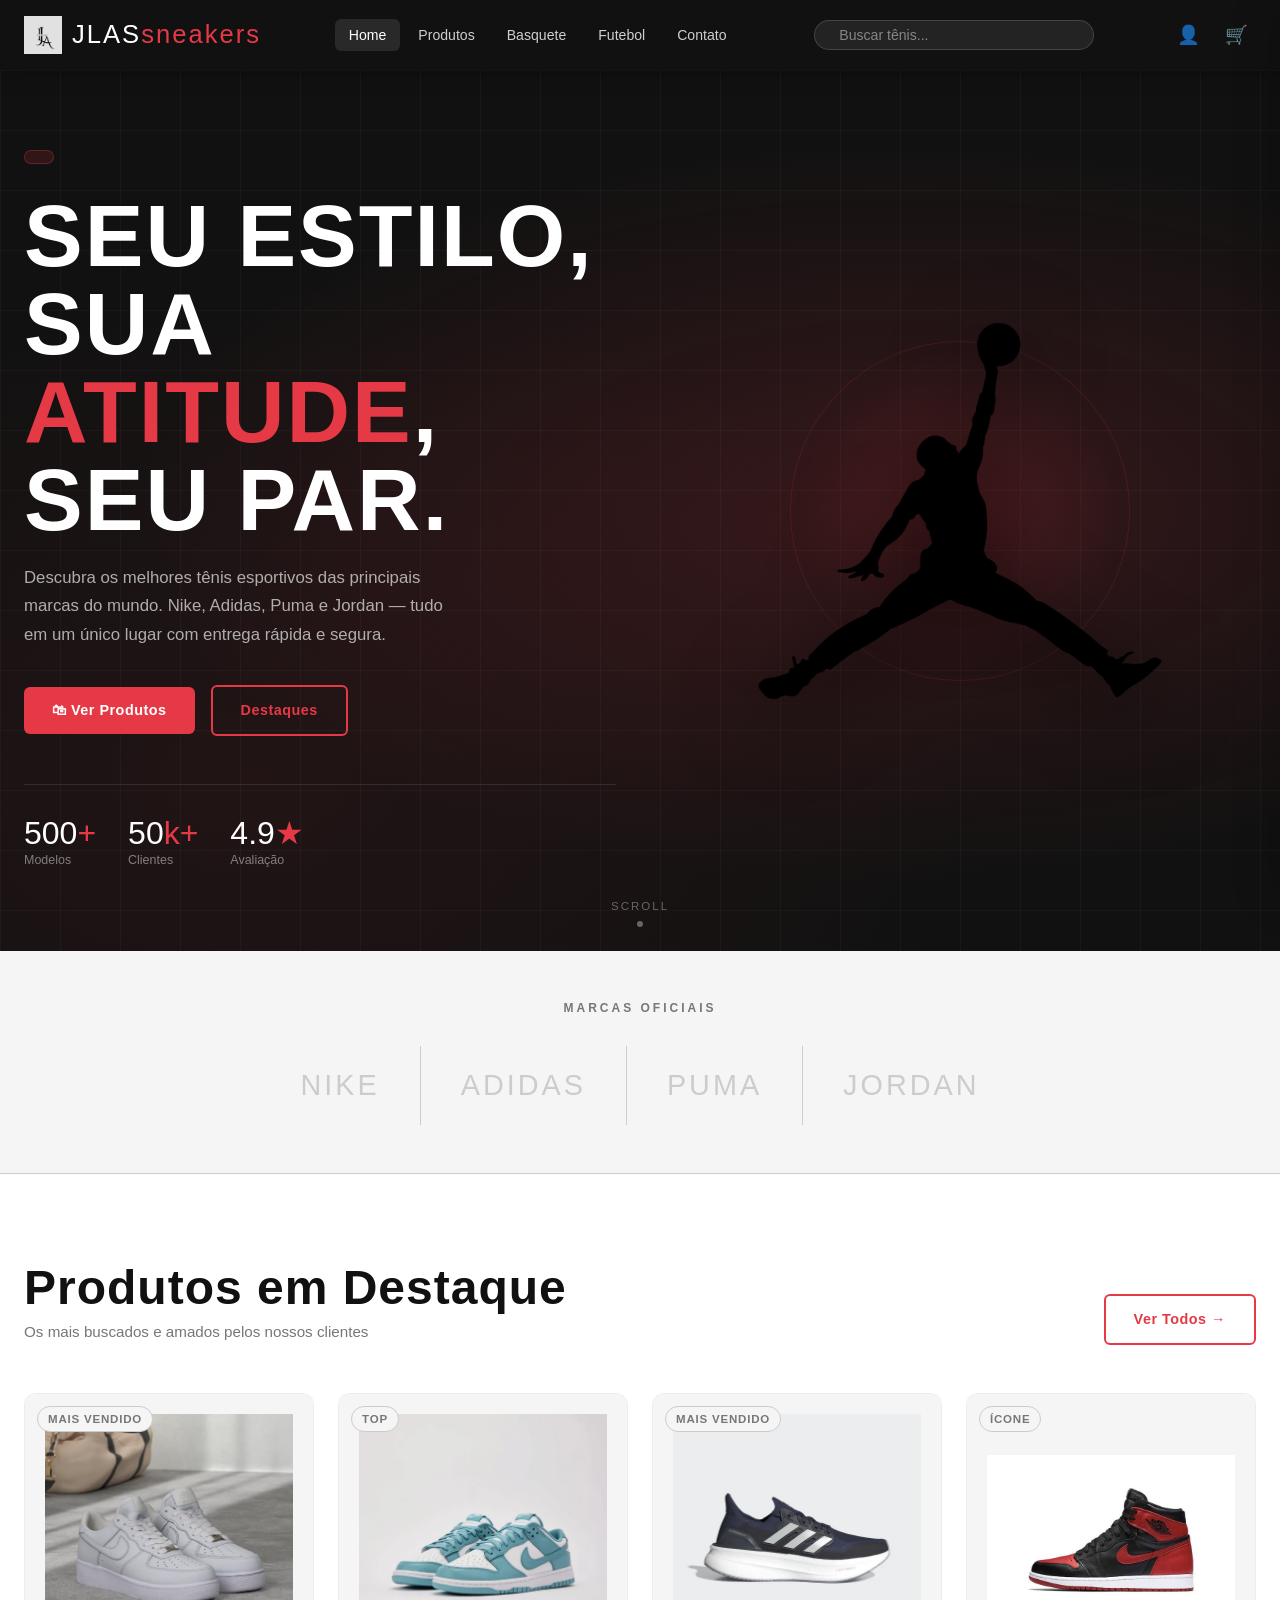
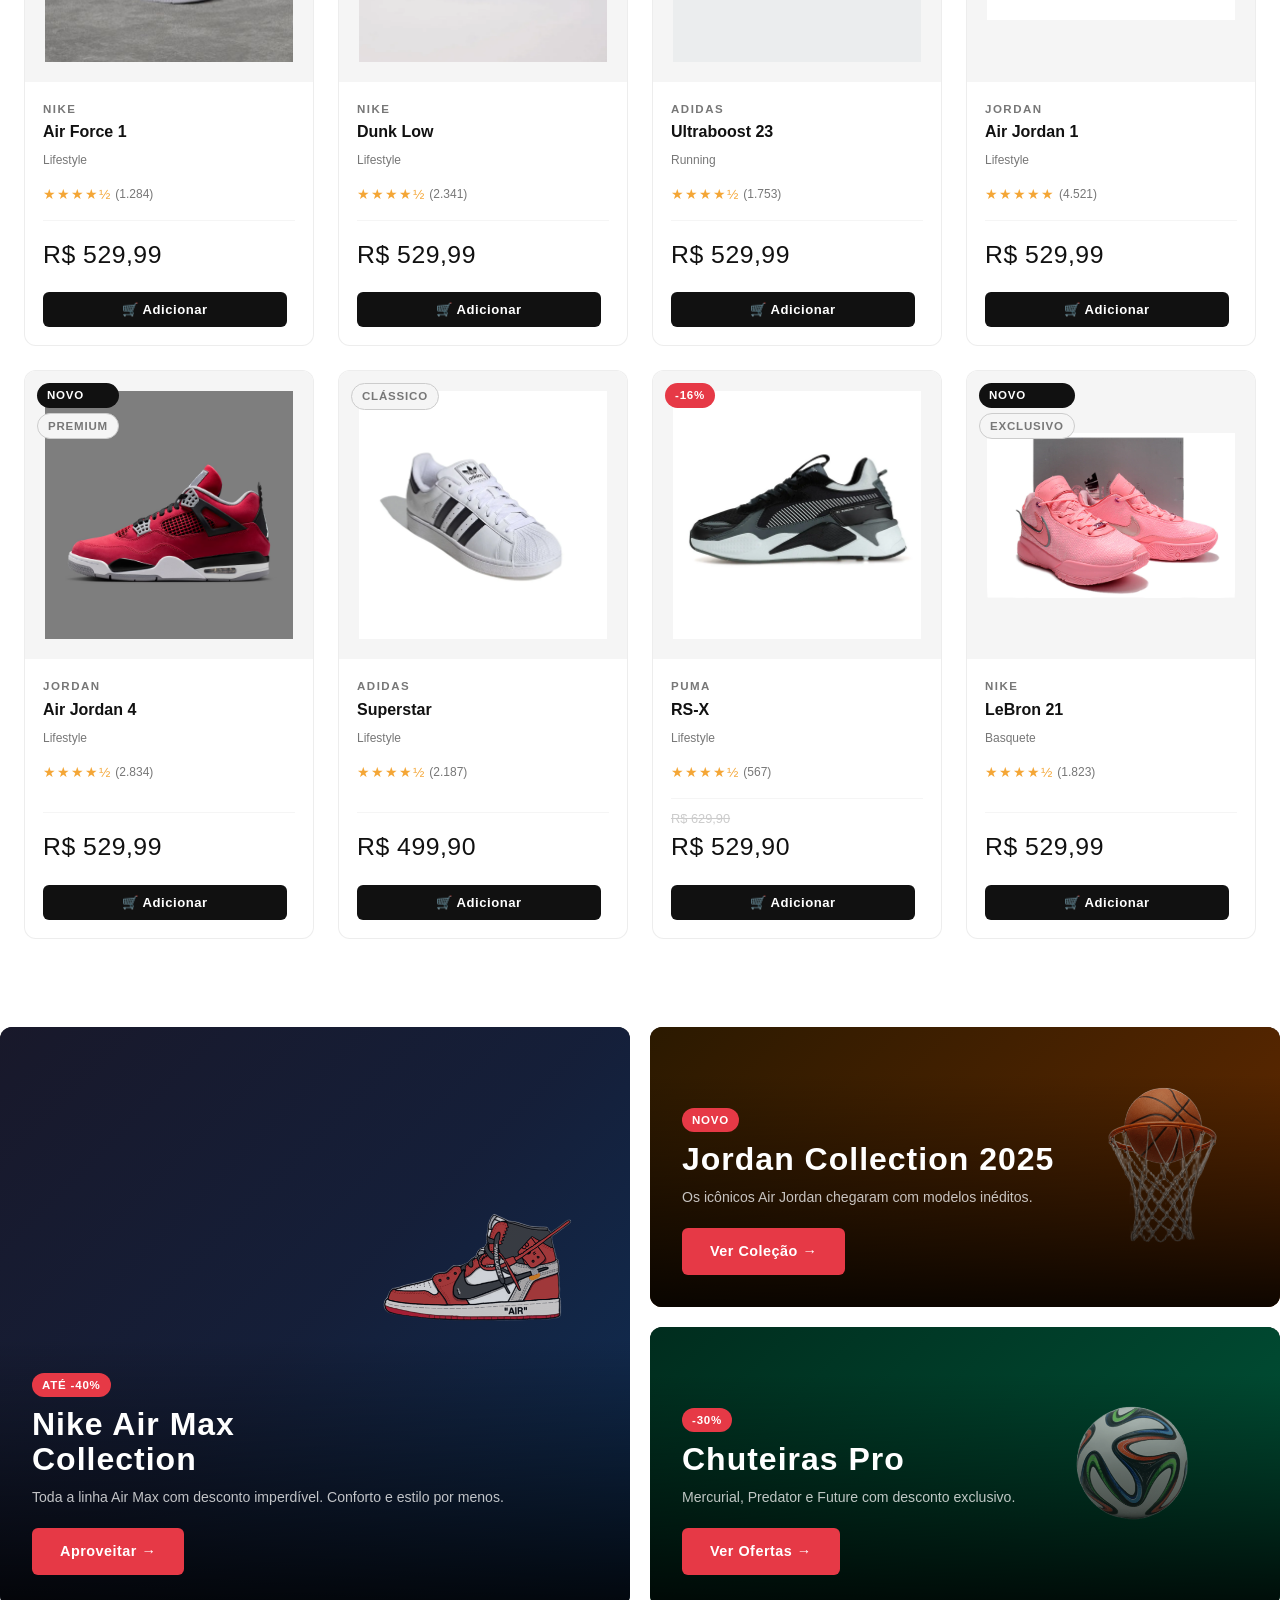
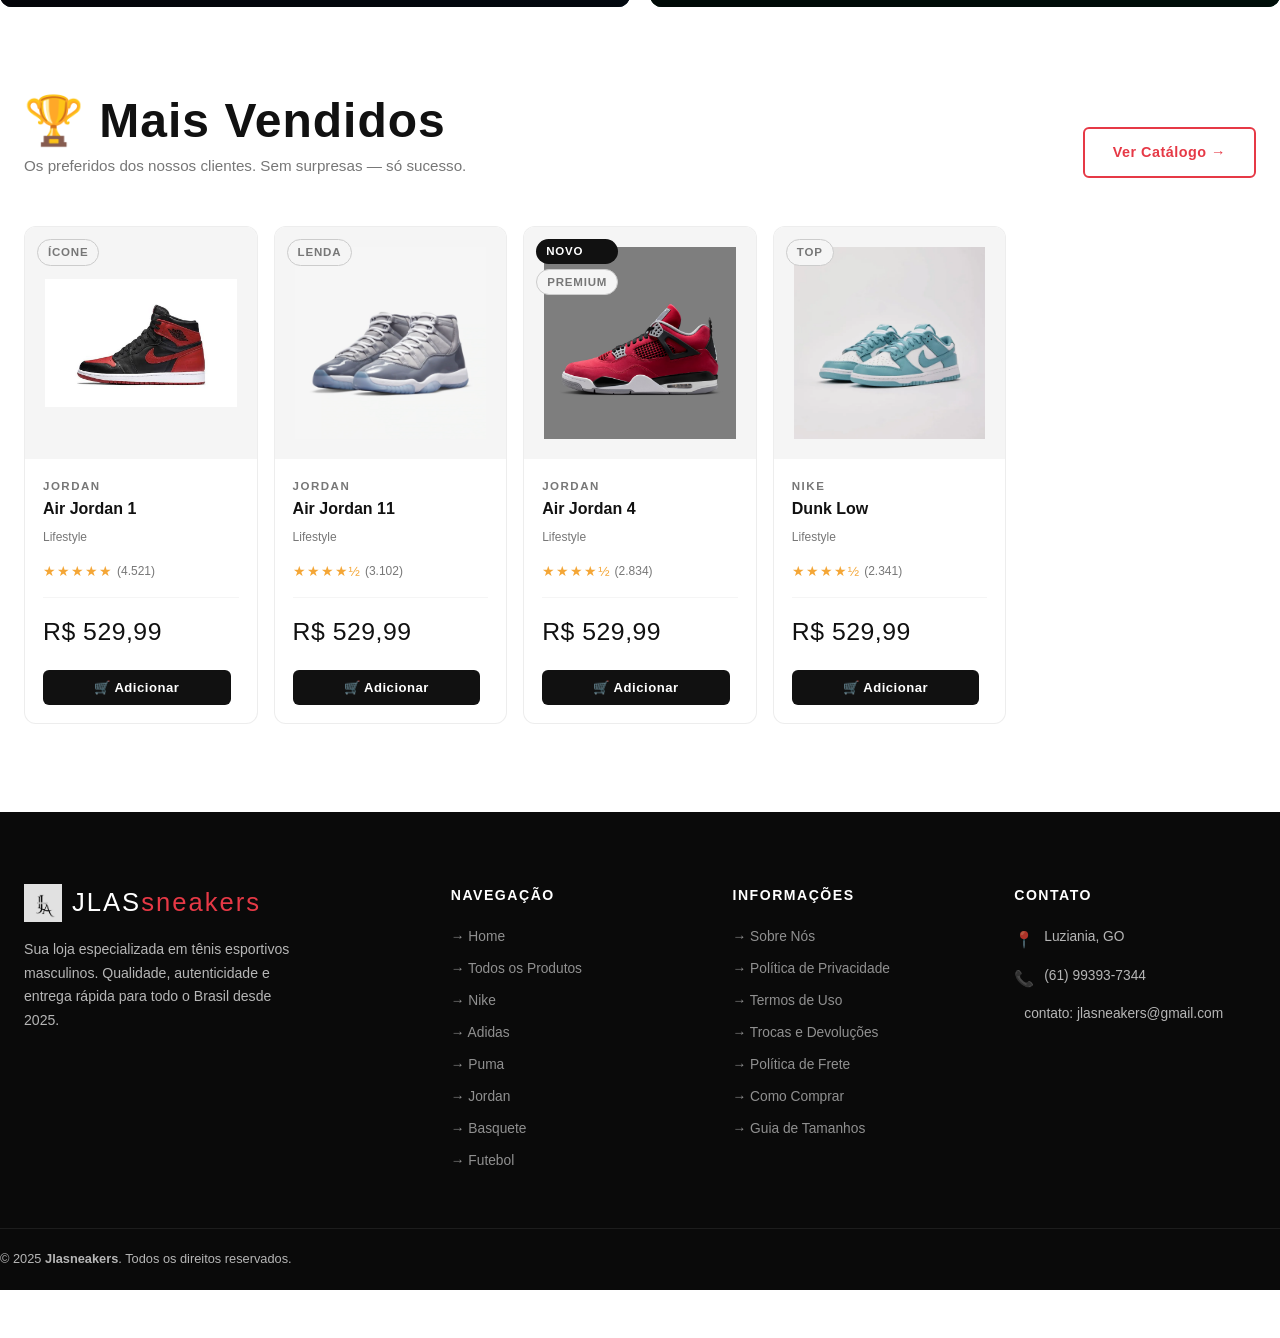
<file: loja de tenis/index.html>
<!DOCTYPE html>
<html lang="pt-BR">
<head>
  <meta charset="UTF-8" />
  <meta name="viewport" content="width=device-width, initial-scale=1.0" />
  <meta name="description" content="Jlasneakers — A maior loja de tênis esportivos do Brasil. Nike, Adidas, Puma e Jordan." />
  <title>Jlasneakers | Tênis Esportivos</title>
  <link rel="stylesheet" href="css/style.css" />
  <!-- Pré-conecta ao Google Fonts para performance -->
  <link rel="preconnect" href="https://fonts.googleapis.com" />
  <link rel="preconnect" href="https://fonts.gstatic.com" crossorigin />
</head>
<body>

  <!-- ============================================================
       HEADER
       ============================================================ -->
  <header id="main-header" role="banner">
    <div class="container">
      <div class="header-inner">

        <!-- Logo -->
        <a href="index.html" class="logo" aria-label="Jlasneakers — Página Inicial">
          <div class="logo-icon" aria-hidden="true"><img src="img/JLalogo.avif" alt=""></div>
          <span class="logo-text">JLAS<span>sneakers</span></span>
        </a>

        <!-- Navegação Principal -->
        <nav id="main-nav" aria-label="Menu principal">
          <ul>
            <li><a href="index.html" class="active">Home</a></li>
            <li><a href="produtos.html">Produtos</a></li>
            <li><a href="produtos.html?category=Basquete">Basquete</a></li>
            <li><a href="produtos.html?category=Futebol">Futebol</a></li>
            <li><a href="#contato">Contato</a></li>
          </ul>
        </nav>

        <!-- Barra de Pesquisa -->
        <form class="header-search" id="header-search-form" role="search" aria-label="Buscar produtos">
          <span class="search-icon" aria-hidden="true"></span>
          <input type="search" placeholder="Buscar tênis..." aria-label="Buscar tênis" autocomplete="off" />
        </form>

        <!-- Ações do Header -->
        <div class="header-actions">
          <button class="icon-btn" aria-label="Minha conta" title="Minha Conta">
            👤
          </button>
          <button class="icon-btn" onclick="toggleCart()" aria-label="Abrir carrinho" title="Carrinho">
            🛒
            <span class="cart-badge" aria-live="polite" style="display:none;">0</span>
          </button>
        </div>

        <!-- Menu Mobile (hambúrguer) -->
        <button class="hamburger" aria-label="Abrir menu" aria-expanded="false" aria-controls="mobile-nav-list">
          <span></span>
          <span></span>
          <span></span>
        </button>

      </div><!-- /.header-inner -->
    </div><!-- /.container -->

    <!-- Nav Mobile -->
    <nav class="mobile-nav" id="mobile-nav-list" aria-label="Menu mobile">
      <ul>
        <li><a href="index.html">🏠 Home</a></li>
        <li><a href="produtos.html">👟 Produtos</a></li>
        <li><a href="produtos.html?category=Basquete">🏀 Basquete</a></li>
        <li><a href="produtos.html?category=Futebol">⚽ Futebol</a></li>
        <li><a href="#contato">📍 Contato</a></li>
      </ul>
    </nav>
  </header>

  <main>

    <!-- ============================================================
         HERO BANNER
         ============================================================ -->
    <section id="hero" aria-label="Banner principal">
      <div class="hero-bg" aria-hidden="true"></div>
      <div class="hero-grid-lines" aria-hidden="true"></div>

      <div class="container">
        <div class="hero-inner">

          <!-- Conteúdo do Hero -->
          <div class="hero-content">
            <div class="hero-badge" aria-label="Nova coleção disponível">
            </div>

            <h1 class="hero-title">
              SEU ESTILO,<br>
              SUA <em>ATITUDE</em>,<br>
              SEU PAR.
            </h1>

            <p class="hero-desc">
              Descubra os melhores tênis esportivos das principais marcas do mundo. Nike, Adidas, Puma e Jordan — tudo em um único lugar com entrega rápida e segura.
            </p>

            <div class="hero-actions">
              <a href="produtos.html" class="btn btn-primary" role="button">
                🛍 Ver Produtos
              </a>
              <a href="#featured" class="btn btn-outline" role="button">
                Destaques
              </a>
            </div>

            <!-- Estatísticas -->
            <div class="hero-stats">
              <div>
                <div class="hero-stat-num">500<span>+</span></div>
                <div class="hero-stat-label">Modelos</div>
              </div>
              <div>
                <div class="hero-stat-num">50<span>k+</span></div>
                <div class="hero-stat-label">Clientes</div>
              </div>
              <div>
                <div class="hero-stat-num">4.9<span>★</span></div>
                <div class="hero-stat-label">Avaliação</div>
              </div>
            </div>
          </div>

          <!-- Visual decorativo -->
          <div class="hero-visual" aria-hidden="true">
            <div class="hero-shoe-wrap">
              <div class="hero-shoe-circle"></div>
              <div class="hero-shoe-placeholder"><img src="img/pngwing.com.png" alt=""></div>
            </div>
          </div>

        </div>
      </div>

      <!-- Indicador de scroll -->
      <div class="hero-scroll" aria-hidden="true">
        <span>scroll</span>
        <div class="scroll-dot"></div>
      </div>
    </section>

    <!-- ============================================================
         MARCAS
         ============================================================ -->
    <section id="brands" aria-label="Marcas parceiras">
      <div class="container">
        <p class="brands-label">Marcas Oficiais</p>
        <div class="brands-track">
          <a href="produtos.html?brand=Nike" class="brand-item" aria-label="Ver produtos Nike">
            <span class="brand-name">NIKE</span>
          </a>
          <a href="produtos.html?brand=Adidas" class="brand-item" aria-label="Ver produtos Adidas">
            <span class="brand-name">ADIDAS</span>
          </a>
          <a href="produtos.html?brand=Puma" class="brand-item" aria-label="Ver produtos Puma">
            <span class="brand-name">PUMA</span>
          </a>
          <a href="produtos.html?brand=Jordan" class="brand-item" aria-label="Ver produtos Jordan">
            <span class="brand-name">JORDAN</span>
          </a>
        </div>
      </div>
    </section>

    <!-- ============================================================
         PRODUTOS EM DESTAQUE
         ============================================================ -->
    <section id="featured" aria-labelledby="featured-title">
      <div class="container">
        <div class="section-header">
          <div class="left">
            <h2 class="section-title" id="featured-title">Produtos em Destaque</h2>
            <p class="section-subtitle">Os mais buscados e amados pelos nossos clientes</p>
          </div>
          <a href="produtos.html" class="btn btn-outline">Ver Todos →</a>
        </div>

        <!-- Grid renderizado via JavaScript -->
        <div class="products-grid" id="featured-grid" aria-live="polite">
          <!-- Produtos carregados pelo script.js -->
        </div>
      </div>
    </section>
        <div class="promo-grid">
          <!-- Promo Grande -->
          <div class="promo-card big" style="background:#0a0a0a;">
            <div class="promo-card-bg" style="background: linear-gradient(135deg, #1a1a2e 0%, #16213e 50%, #0f3460 100%); opacity:.9;"></div>
            <div class="promo-emoji" aria-hidden="true"><img src="img/jordan design.png" alt=""></div>
            <div class="promo-card-content">
              <span class="tag tag-red">ATÉ -40%</span>
              <h3 class="promo-card-title">Nike Air Max<br>Collection</h3>
              <p class="promo-card-desc">Toda a linha Air Max com desconto imperdível. Conforto e estilo por menos.</p>
              <a href="produtos.html?brand=Nike" class="btn btn-primary">Aproveitar →</a>
            </div>
          </div>

          <!-- Promo Pequena 1 -->
          <div class="promo-card" style="background:#1a0a00;">
            <div class="promo-card-bg" style="background: linear-gradient(135deg, #2d1b00, #6b2d00); opacity:.9;"></div>
            <div class="promo-emoji" aria-hidden="true"><img src="img/bola basquete  (1).png" alt=""></div>
            <div class="promo-card-content">
              <span class="tag tag-red">NOVO</span>
              <h3 class="promo-card-title">Jordan Collection 2025</h3>
              <p class="promo-card-desc">Os icônicos Air Jordan chegaram com modelos inéditos.</p>
              <a href="produtos.html?brand=Jordan" class="btn btn-primary">Ver Coleção →</a>
            </div>
          </div>

          <!-- Promo Pequena 2 -->
          <div class="promo-card" style="background:#00100a;">
            <div class="promo-card-bg" style="background: linear-gradient(135deg, #003020, #005a3c); opacity:.9;"></div>
            <div class="promo-emoji" aria-hidden="true"><img src="img/bola futeboll  (1).png" alt=""></div>
            <div class="promo-card-content">
              <span class="tag tag-red">-30%</span>
              <h3 class="promo-card-title">Chuteiras Pro</h3>
              <p class="promo-card-desc">Mercurial, Predator e Future com desconto exclusivo.</p>
              <a href="produtos.html?category=Futebol" class="btn btn-primary">Ver Ofertas →</a>
            </div>
          </div>

        </div>
      </div>
    </section>

    <!-- ============================================================
         MAIS VENDIDOS (seção extra)
         ============================================================ -->
    <section id="bestsellers" style="padding: 88px 0;" aria-labelledby="best-title">
      <div class="container">
        <div class="section-header">
          <div class="left">
            <h2 class="section-title" id="best-title">🏆 Mais Vendidos</h2>
            <p class="section-subtitle">Os preferidos dos nossos clientes. Sem surpresas — só sucesso.</p>
          </div>
          <a href="produtos.html" class="btn btn-outline">Ver Catálogo →</a>
        </div>

        <!-- Lista estilo ranking -->
        <div style="display:grid; grid-template-columns: repeat(auto-fill, minmax(220px,1fr)); gap:16px; margin-top:8px;">
          <!-- Cards gerados por JS via featured (reaproveita mesmos dados) -->
          <div class="products-grid" id="bestsellers-grid" style="display: contents;">
            <!-- populado por JS inline abaixo -->
          </div>
        </div>
      </div>
    </section>
  </main>

  <!-- ============================================================
       FOOTER
       ============================================================ -->
  <footer id="main-footer" id="contato" role="contentinfo">
    <div class="container">
      <div class="footer-grid">

        <!-- Marca -->
        <div class="footer-brand">
          <a href="index.html" class="logo" aria-label="Jlasneakers Home">
            <div class="logo-icon" aria-hidden="true"><img src="img/JLalogo.avif" alt=""></div>
            <span class="logo-text" style="color:var(--white);">JLAS<span>sneakers</span></span>
          </a>
          <p>Sua loja especializada em tênis esportivos masculinos. Qualidade, autenticidade e entrega rápida para todo o Brasil desde 2025.</p>
        </div>

        <!-- Navegação -->
        <div class="footer-col">
          <h4>Navegação</h4>
          <ul>
            <li><a href="index.html">→ Home</a></li>
            <li><a href="produtos.html">→ Todos os Produtos</a></li>
            <li><a href="produtos.html?brand=Nike">→ Nike</a></li>
            <li><a href="produtos.html?brand=Adidas">→ Adidas</a></li>
            <li><a href="produtos.html?brand=Puma">→ Puma</a></li>
            <li><a href="produtos.html?brand=Jordan">→ Jordan</a></li>
            <li><a href="produtos.html?category=Basquete">→ Basquete</a></li>
            <li><a href="produtos.html?category=Futebol">→ Futebol</a></li>
          </ul>
        </div>

        <!-- Informações -->
        <div class="footer-col">
          <h4>Informações</h4>
          <ul>
            <li><a href="#">→ Sobre Nós</a></li>
            <li><a href="#">→ Política de Privacidade</a></li>
            <li><a href="#">→ Termos de Uso</a></li>
            <li><a href="#">→ Trocas e Devoluções</a></li>
            <li><a href="#">→ Política de Frete</a></li>
            <li><a href="#">→ Como Comprar</a></li>
            <li><a href="#">→ Guia de Tamanhos</a></li>
          </ul>
        </div>

        <!-- Contato -->
      <div class="footer-col">
          <h4>Contato</h4>
          <div class="footer-contact-item">
            <span class="icon">📍</span>
            <span>Luziania, GO</span>
          </div>
          <div class="footer-contact-item">
            <span class="icon">📞</span>
            <span>(61) 99393-7344</span>
          </div>
          <div class="footer-contact-item">
            <span class="icon"></span>
            <span>contato: jlasneakers@gmail.com</span>
          </div>
          <div class="footer-contact-item">
            <span class="icon"></span>
          </div>
        </div>
      </div>
      </div><!-- /.footer-grid -->

      <div class="footer-bottom">
        <p>© 2025 <strong>Jlasneakers</strong>. Todos os direitos reservados.</p>
      </div>

    </div>
  </footer>

  <!-- ============================================================
       CARRINHO LATERAL
       ============================================================ -->
  <div class="cart-overlay" id="cart-overlay" aria-hidden="true"></div>

  <aside class="cart-sidebar" id="cart-sidebar" role="complementary" aria-label="Carrinho de compras">
    <div class="cart-header">
      <h3>🛒 Meu Carrinho</h3>
      <button class="cart-close" onclick="toggleCart(false)" aria-label="Fechar carrinho">✕</button>
    </div>

    <div class="cart-items" id="cart-items" aria-live="polite">
      <!-- Renderizado pelo script.js -->
    </div>

    <div class="cart-footer">
      <div class="cart-subtotal">
        <span>Subtotal</span>
        <span class="cart-subtotal-price" id="cart-subtotal-price">R$ 0,00</span>
      </div>
      <p class="cart-shipping-note">🚚 <span>Frete grátis</span> para compras acima de R$ 299,90</p>
      <button class="btn btn-primary" onclick="showToast('Finalizando pedido... 🛒', 'info', '🎉')">
        Finalizar Compra
      </button>
      <span class="cart-continue" onclick="toggleCart(false)">← Continuar comprando</span>
    </div>
  </aside>

  <!-- ============================================================
       MODAL DE PRODUTO
       ============================================================ -->
  <div class="modal-overlay" id="modal-overlay" role="dialog" aria-modal="true" aria-label="Detalhes do produto">
    <!-- Conteúdo injetado pelo script.js -->
  </div>

  <!-- Script principal -->
  <script src="js/script.js"></script>

  <!-- Script inline para bestsellers (usa dados do script.js já carregado) -->
  <script>
    // Renderiza os mais vendidos com os produtos de maior avaliação
    document.addEventListener('DOMContentLoaded', () => {
      const bestGrid = document.getElementById('bestsellers-grid');
      if (bestGrid && typeof PRODUCTS !== 'undefined') {
        const bests = [...PRODUCTS]
          .sort((a, b) => b.reviews - a.reviews)
          .slice(0, 4);
        bestGrid.innerHTML = bests.map(productCardHTML).join('');
      }
    });
  </script>

</body>
</html>
</file>
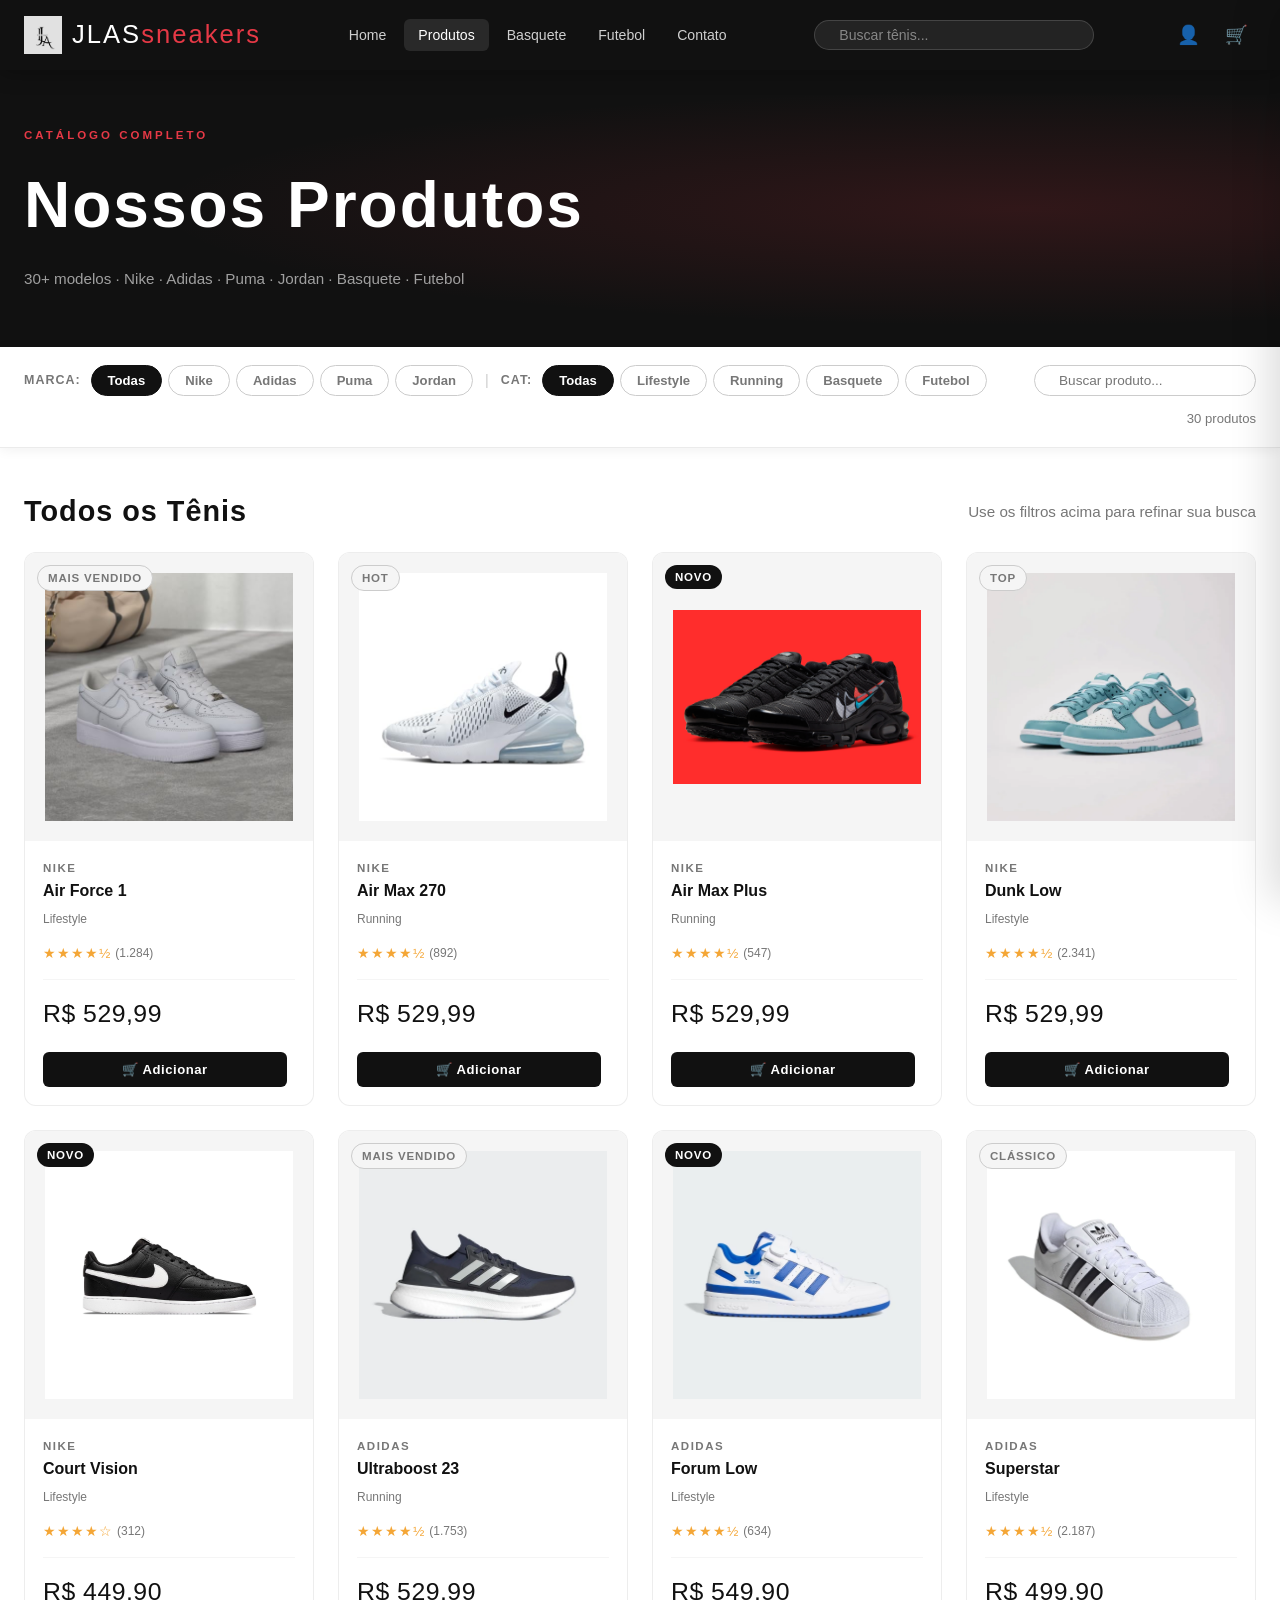
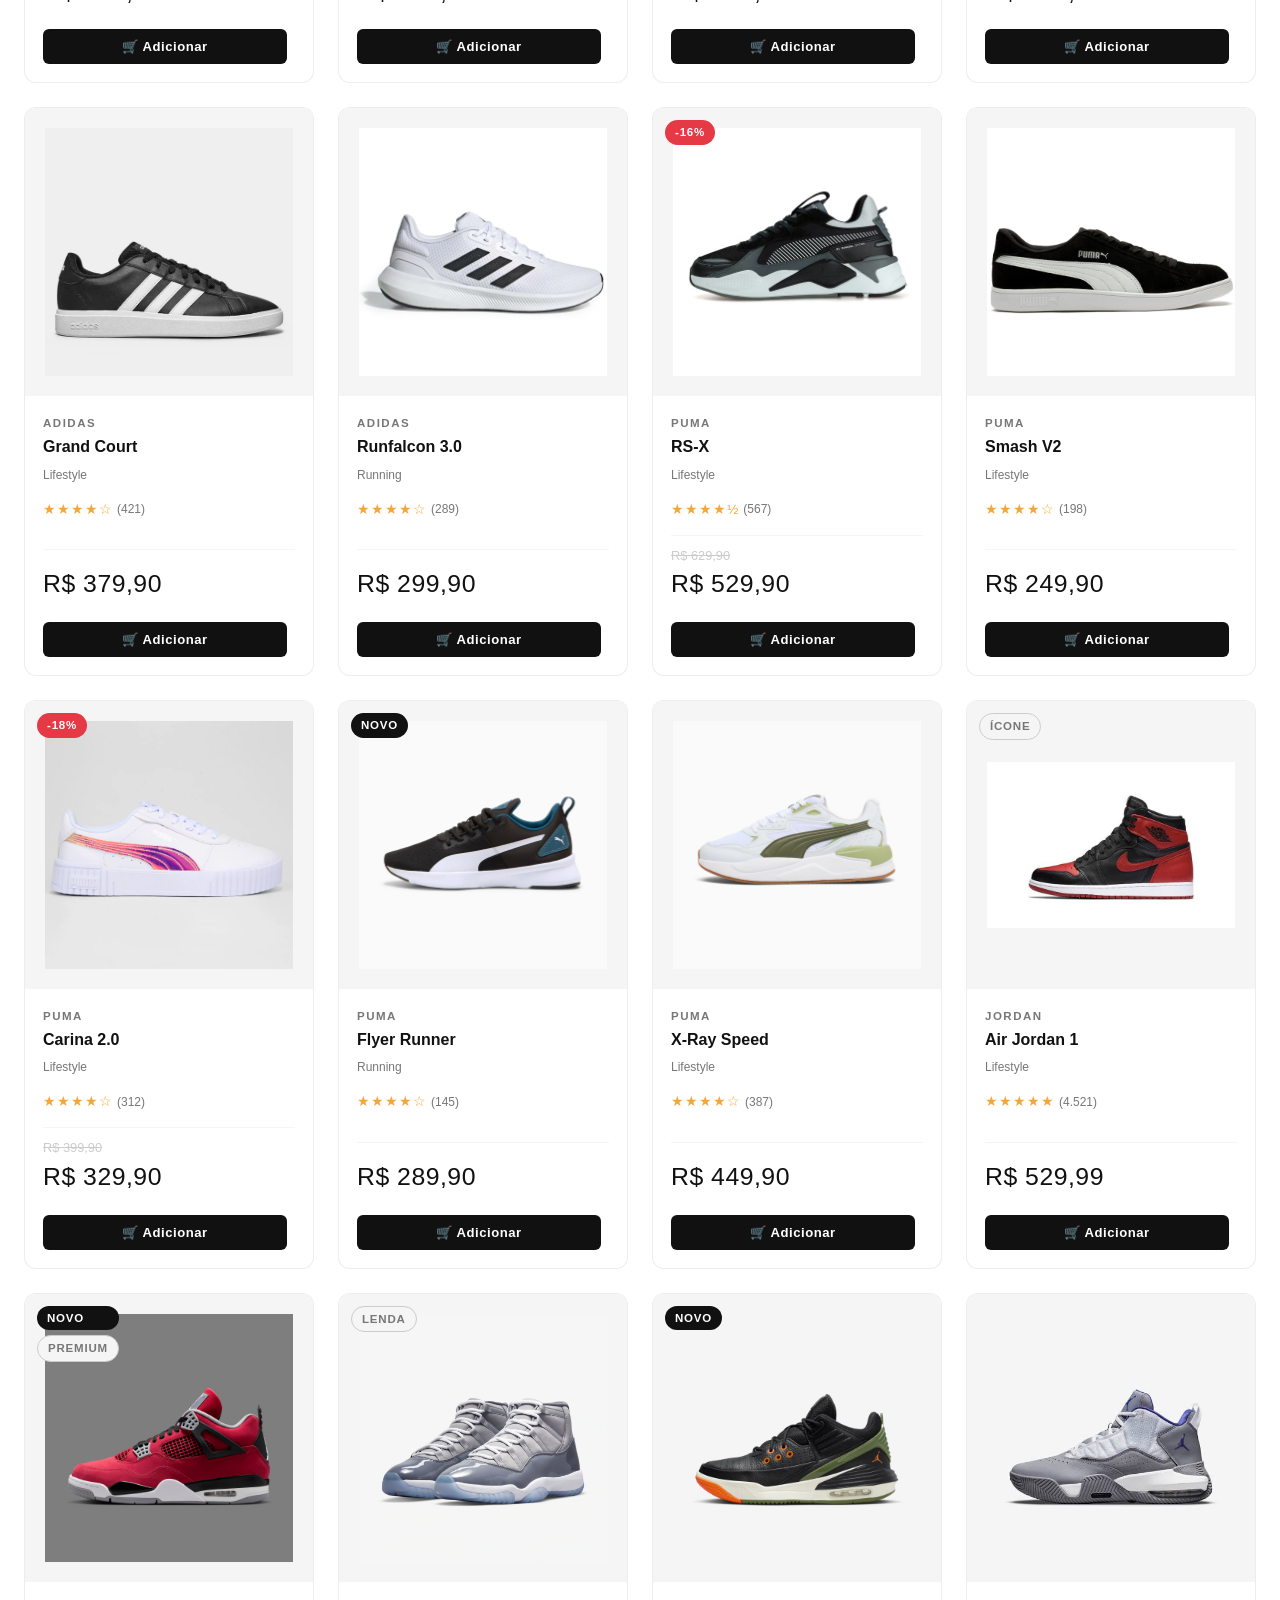
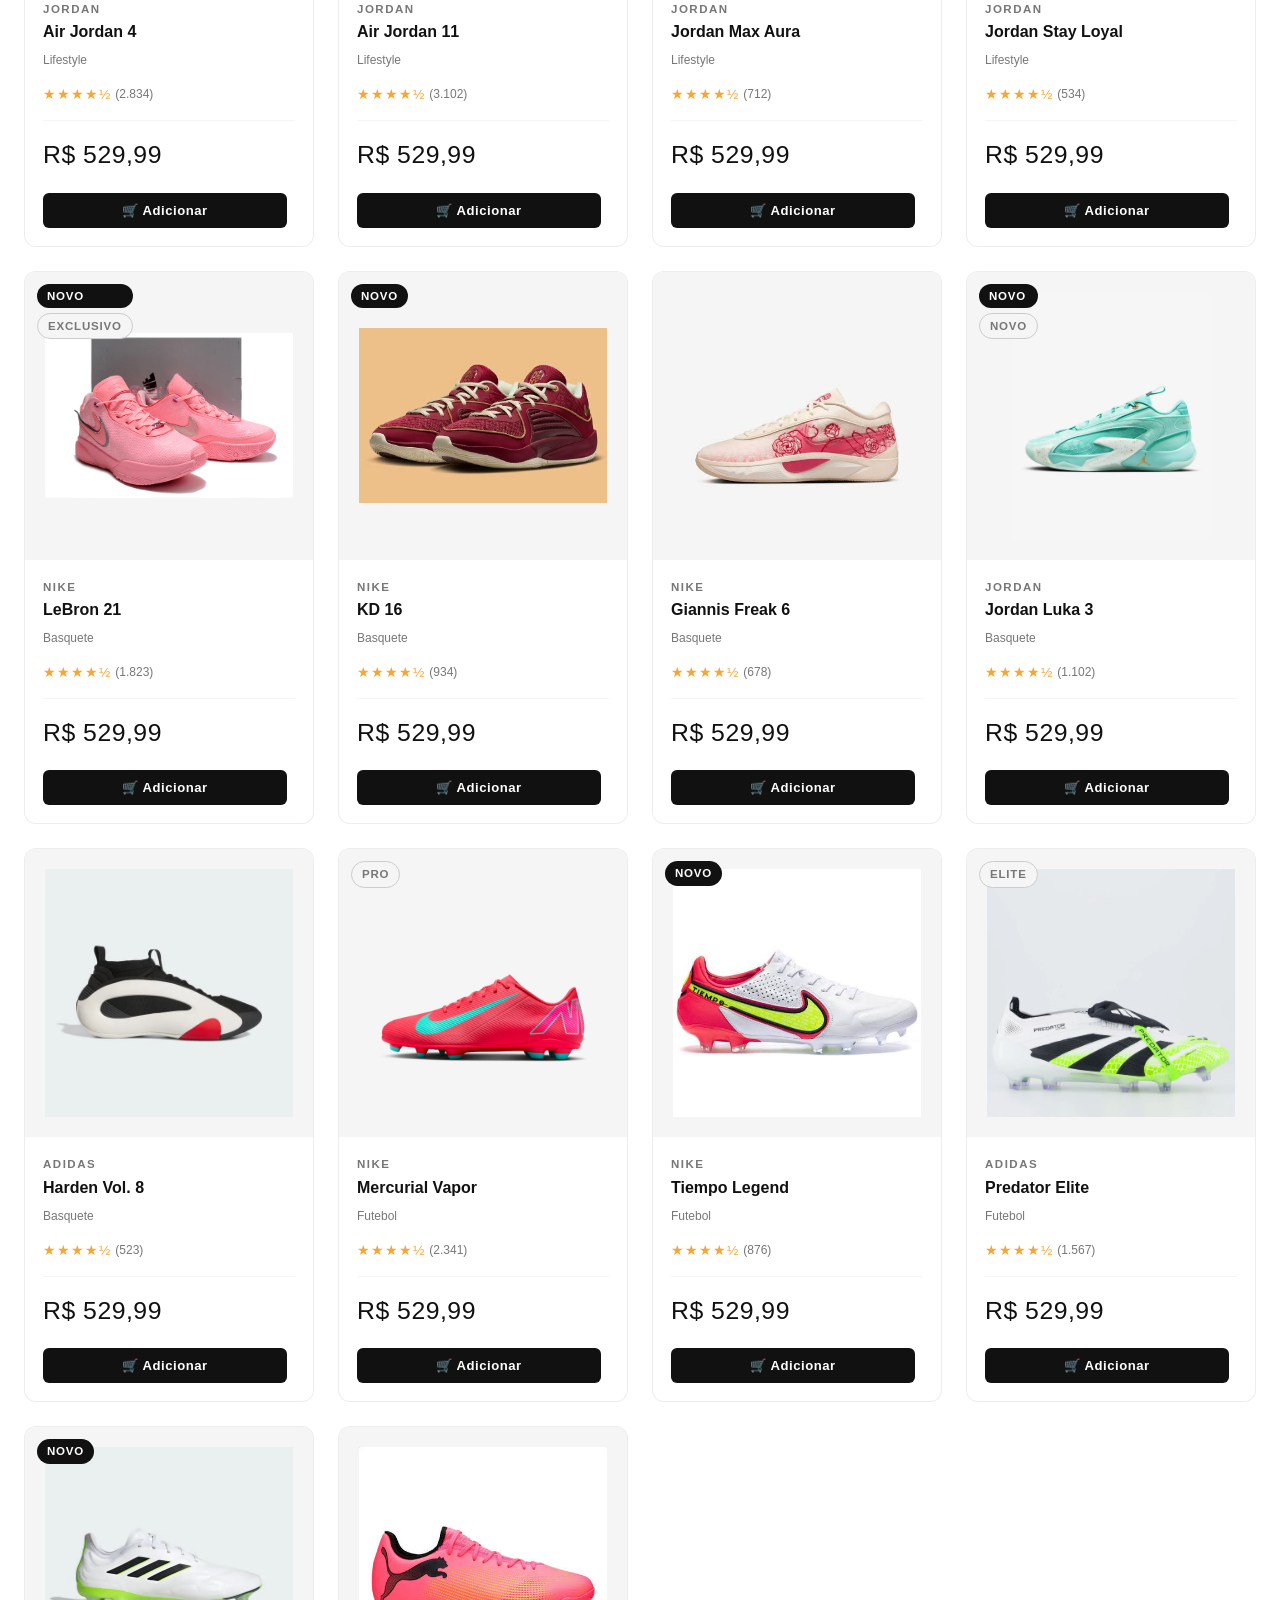
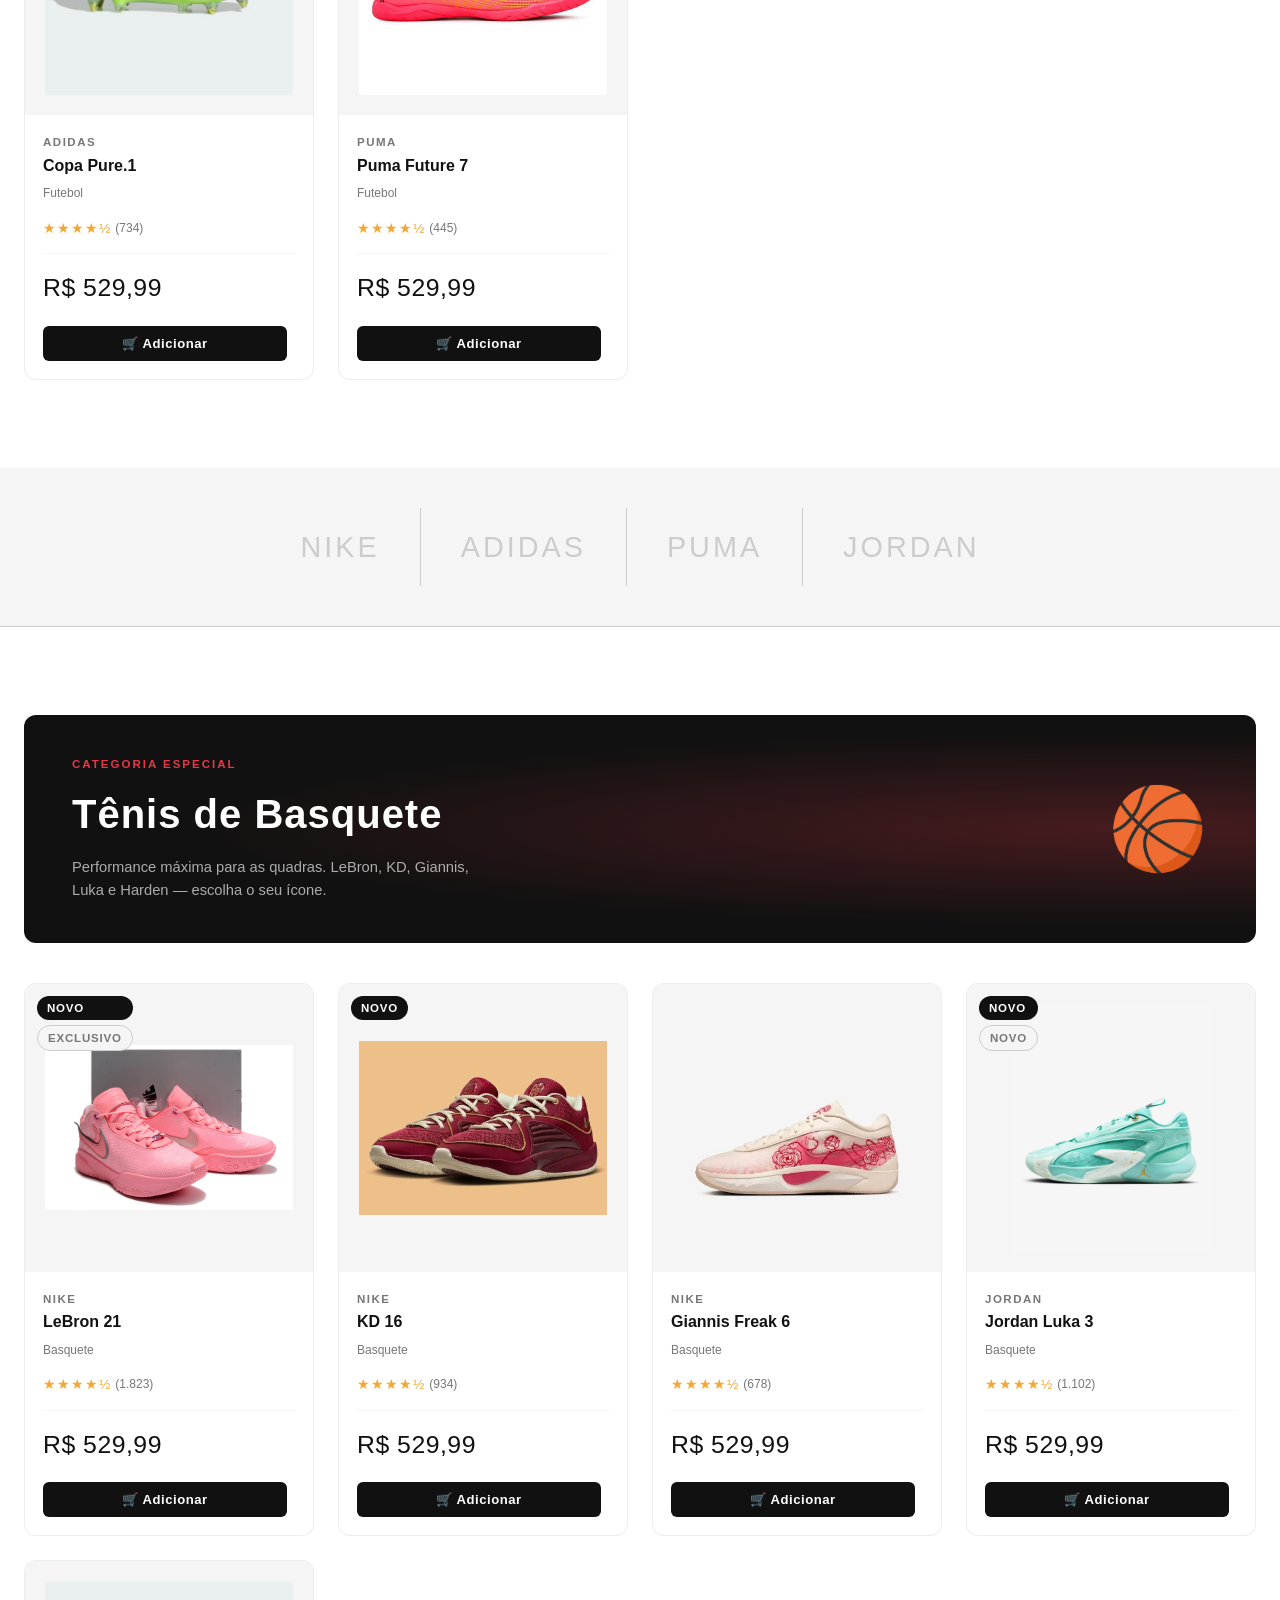
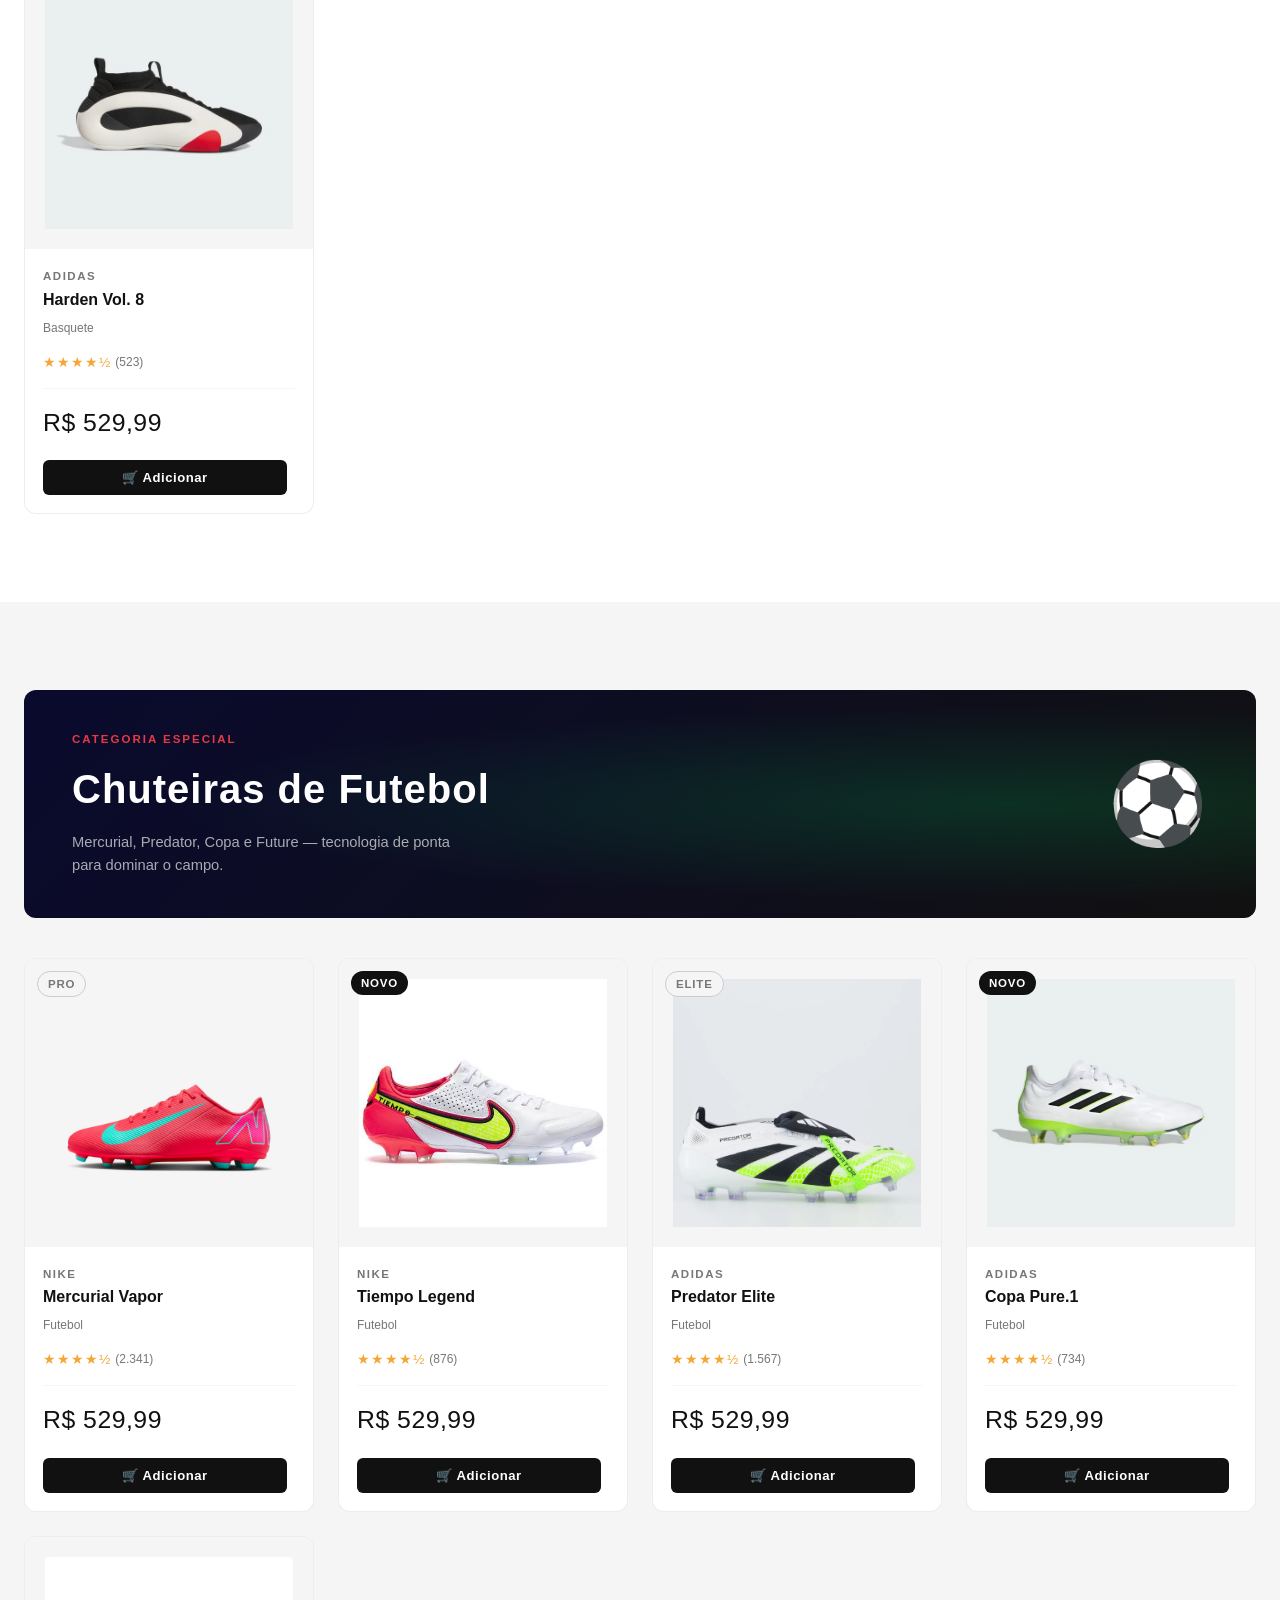
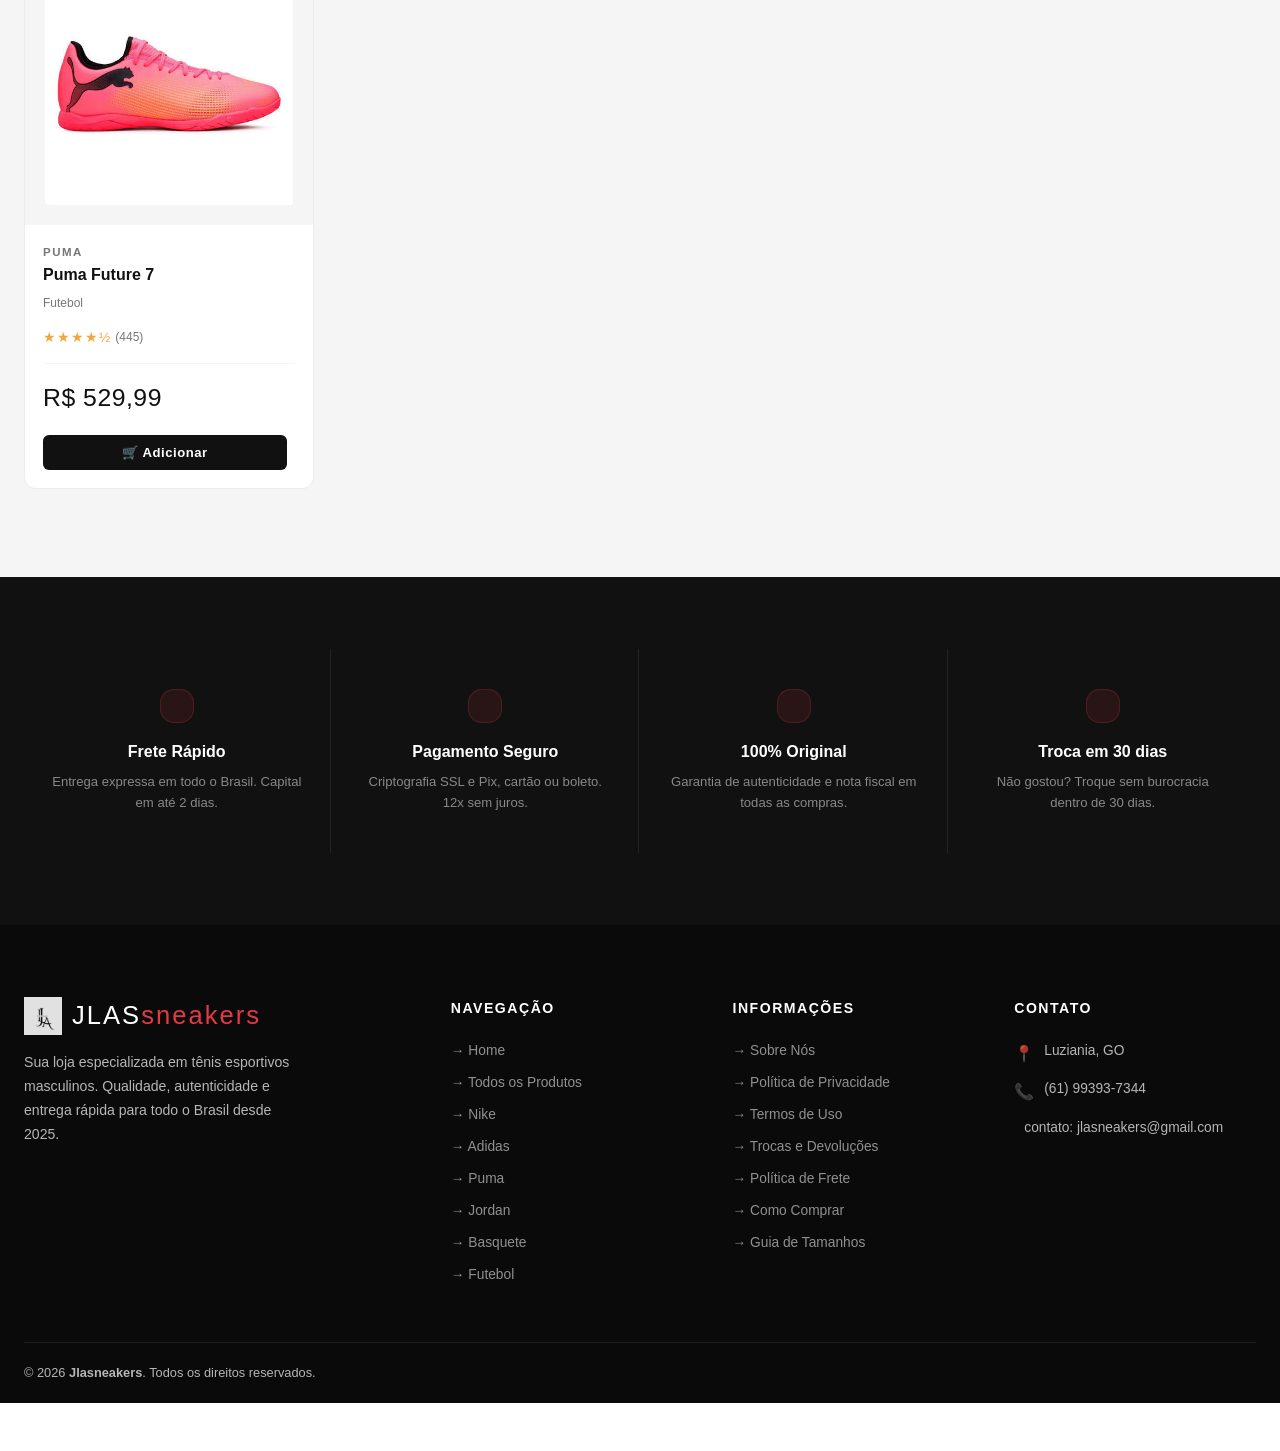
<file: loja de tenis/produtos.html>
<!DOCTYPE html>
<html lang="pt-BR">
<head>
  <meta charset="UTF-8" />
  <meta name="viewport" content="width=device-width, initial-scale=1.0" />
  <meta name="description" content="Catálogo completo de tênis Jlasneakers — Nike, Adidas, Puma, Jordan, Basquete e Futebol." />
  <title>Produtos | Jlasneakers</title>
  <link rel="stylesheet" href="css/style.css" />
  <link rel="preconnect" href="https://fonts.googleapis.com" />
  <link rel="preconnect" href="https://fonts.gstatic.com" crossorigin />
</head>
<body id="page-products">

  <!-- ============================================================
       HEADER (igual ao index.html)
       ============================================================ -->
  <header id="main-header" role="banner">
    <div class="container">
      <div class="header-inner">

        <a href="index.html" class="logo" aria-label="Jlasneakers — Página Inicial">
          <div class="logo-icon" aria-hidden="true"><img src="img/JLalogo.avif" alt=""></div>
          <span class="logo-text">JLAS<span>sneakers</span></span>
        </a>

        <nav id="main-nav" aria-label="Menu principal">
          <ul>
            <li><a href="index.html">Home</a></li>
            <li><a href="produtos.html" class="active">Produtos</a></li>
            <li><a href="#section-basquete">Basquete</a></li>
            <li><a href="#section-futebol">Futebol</a></li>
            <li><a href="index.html#contato">Contato</a></li>
          </ul>
        </nav>

        <form class="header-search" id="header-search-form" role="search" aria-label="Buscar produtos">
          <span class="search-icon" aria-hidden="true"></span>
          <input type="search" placeholder="Buscar tênis..." aria-label="Buscar tênis" autocomplete="off" />
        </form>

        <div class="header-actions">
          <button class="icon-btn" aria-label="Minha conta" title="Minha Conta">👤</button>
          <button class="icon-btn" onclick="toggleCart()" aria-label="Abrir carrinho" title="Carrinho">
            🛒
            <span class="cart-badge" aria-live="polite" style="display:none;">0</span>
          </button>
        </div>

        <button class="hamburger" aria-label="Abrir menu" aria-expanded="false" aria-controls="mobile-nav-list">
          <span></span><span></span><span></span>
        </button>

      </div>
    </div>

    <nav class="mobile-nav" id="mobile-nav-list" aria-label="Menu mobile">
      <ul>
        <li><a href="index.html">🏠 Home</a></li>
        <li><a href="produtos.html"><img src="img/jordan design.png" alt=""> Produtos</a></li>
        <li><a href="#section-basquete">🏀 Basquete</a></li>
        <li><a href="#section-futebol">⚽ Futebol</a></li>
        <li><a href="index.html#contato">📍 Contato</a></li>
      </ul>
    </nav>
  </header>

  <main>

    <!-- ============================================================
         PAGE HERO
         ============================================================ -->
    <section class="page-hero" aria-label="Catálogo de Produtos">
      <div class="page-hero-bg" aria-hidden="true"></div>
      <div class="container">
        <div class="page-hero-content">
          <p class="page-hero-label">Catálogo Completo</p>
          <h1 class="page-hero-title">Nossos Produtos</h1>
          <p class="page-hero-desc">30+ modelos · Nike · Adidas · Puma · Jordan · Basquete · Futebol</p>
        </div>
      </div>
    </section>

    <!-- ============================================================
         FILTRO BAR — TODOS OS PRODUTOS
         ============================================================ -->
    <div class="filter-bar" role="search" aria-label="Filtros de produtos">
      <div class="container">
        <div class="filter-inner">

          <!-- Filtro por Marca -->
          <div class="filter-group" role="group" aria-label="Filtrar por marca">
            <span class="filter-label">Marca:</span>
            <button class="filter-btn active" data-brand="all">Todas</button>
            <button class="filter-btn" data-brand="Nike">Nike</button>
            <button class="filter-btn" data-brand="Adidas">Adidas</button>
            <button class="filter-btn" data-brand="Puma">Puma</button>
            <button class="filter-btn" data-brand="Jordan">Jordan</button>
          </div>

          <!-- Divisor -->
          <span style="color:var(--gray-mid); font-size:.9rem;" aria-hidden="true">|</span>

          <!-- Filtro por Categoria -->
          <div class="filter-group" role="group" aria-label="Filtrar por categoria">
            <span class="filter-label">Cat:</span>
            <button class="filter-btn active" data-category="all">Todas</button>
            <button class="filter-btn" data-category="Lifestyle">Lifestyle</button>
            <button class="filter-btn" data-category="Running">Running</button>
            <button class="filter-btn" data-category="Basquete">Basquete</button>
            <button class="filter-btn" data-category="Futebol">Futebol</button>
          </div>

          <!-- Busca + Contador -->
          <div class="filter-search" aria-label="Buscar produto">
            <span aria-hidden="true"></span>
            <input type="search" id="products-search" placeholder="Buscar produto..." aria-label="Buscar produto" autocomplete="off" />
          </div>

          <span class="results-count" id="results-count" aria-live="polite">30 produtos</span>

        </div>
      </div>
    </div>

    <!-- ============================================================
         GRID PRINCIPAL DE PRODUTOS
         ============================================================ -->
    <section class="products-layout" aria-labelledby="all-products-title">
      <div class="container">
        <div style="margin-bottom: 24px; display:flex; align-items:center; justify-content:space-between; flex-wrap:wrap; gap:12px;">
          <h2 class="section-title" id="all-products-title" style="font-size:1.8rem;">Todos os Tênis</h2>
          <p class="section-subtitle" style="margin-top:0;">Use os filtros acima para refinar sua busca</p>
        </div>

        <!-- Grid renderizado pelo script.js -->
        <div class="products-grid" id="products-grid-main" aria-live="polite">
          <!-- Populado dinamicamente -->
        </div>
      </div>
    </section>

    <!-- ============================================================
         BANNER DIVISOR — MARCAS
         ============================================================ -->
    <section id="brands" style="padding: 40px 0;" aria-label="Marcas">
      <div class="container">
        <div class="brands-track">
          <a href="?brand=Nike" class="brand-item" aria-label="Ver Nike">
            <span class="brand-name">NIKE</span>
          </a>
          <a href="?brand=Adidas" class="brand-item" aria-label="Ver Adidas">
            <span class="brand-name">ADIDAS</span>
          </a>
          <a href="?brand=Puma" class="brand-item" aria-label="Ver Puma">
            <span class="brand-name">PUMA</span>
          </a>
          <a href="?brand=Jordan" class="brand-item" aria-label="Ver Jordan">
            <span class="brand-name">JORDAN</span>
          </a>
        </div>
      </div>
    </section>

    <!-- ============================================================
         CATEGORIA: BASQUETE
         ============================================================ -->
    <section class="cat-section" id="section-basquete" aria-labelledby="basquete-title">
      <div class="container">
        <!-- Banner da categoria -->
        <div class="cat-banner" role="img" aria-label="Categoria Basquete">
          <div class="cat-banner-bg" aria-hidden="true"></div>
          <div class="cat-banner-content">
            <p class="cat-banner-label">Categoria Especial</p>
            <h2 class="cat-banner-title" id="basquete-title">Tênis de Basquete</h2>
            <p class="cat-banner-desc">Performance máxima para as quadras. LeBron, KD, Giannis, Luka e Harden — escolha o seu ícone.</p>
          </div>
          <div class="cat-banner-emoji" aria-hidden="true">🏀</div>
        </div>

        <!-- Grid de basquete (renderizado pelo script.js via renderCategory) -->
        <div class="products-grid" id="grid-basquete" aria-live="polite">
          <!-- Populado dinamicamente -->
        </div>
      </div>
    </section>

    <!-- ============================================================
         CATEGORIA: FUTEBOL
         ============================================================ -->
    <section class="cat-section" id="section-futebol" aria-labelledby="futebol-title">
      <div class="container">
        <!-- Banner da categoria -->
        <div class="cat-banner" style="background:linear-gradient(135deg, #0a0a2e, #111);" role="img" aria-label="Categoria Futebol">
          <div class="cat-banner-bg" aria-hidden="true" style="background:radial-gradient(ellipse at 80%, rgba(0,180,80,.2), transparent 60%);"></div>
          <div class="cat-banner-content">
            <p class="cat-banner-label">Categoria Especial</p>
            <h2 class="cat-banner-title" id="futebol-title">Chuteiras de Futebol</h2>
            <p class="cat-banner-desc">Mercurial, Predator, Copa e Future — tecnologia de ponta para dominar o campo.</p>
          </div>
          <div class="cat-banner-emoji" aria-hidden="true">⚽</div>
        </div>

        <!-- Grid de futebol (renderizado pelo script.js via renderCategory) -->
        <div class="products-grid" id="grid-futebol" aria-live="polite">
          <!-- Populado dinamicamente -->
        </div>
      </div>
    </section>
    <!-- ============================================================
         BENEFÍCIOS (repetido para reforço)
         ============================================================ -->
    <section id="benefits" aria-label="Nossos benefícios">
      <div class="container">
        <div class="benefits-grid">
          <div class="benefit-item">
            <div class="benefit-icon" aria-hidden="true"></div>
            <h3 class="benefit-title">Frete Rápido</h3>
            <p class="benefit-desc">Entrega expressa em todo o Brasil. Capital em até 2 dias.</p>
          </div>
          <div class="benefit-item">
            <div class="benefit-icon" aria-hidden="true"></div>
            <h3 class="benefit-title">Pagamento Seguro</h3>
            <p class="benefit-desc">Criptografia SSL e Pix, cartão ou boleto. 12x sem juros.</p>
          </div>
          <div class="benefit-item">
            <div class="benefit-icon" aria-hidden="true"></div>
            <h3 class="benefit-title">100% Original</h3>
            <p class="benefit-desc">Garantia de autenticidade e nota fiscal em todas as compras.</p>
          </div>
          <div class="benefit-item">
            <div class="benefit-icon" aria-hidden="true"></div>
            <h3 class="benefit-title">Troca em 30 dias</h3>
            <p class="benefit-desc">Não gostou? Troque sem burocracia dentro de 30 dias.</p>
          </div>
        </div>
      </div>
    </section>
  </main>

  <!-- ============================================================
       FOOTER
       ============================================================ -->
  <footer id="main-footer" role="contentinfo">
    <div class="container">
      <div class="footer-grid">

        <div class="footer-brand">
          <a href="index.html" class="logo" aria-label="Jlasneakers Home">
            <div class="logo-icon" aria-hidden="true"><img src="img/JLalogo.avif" alt=""></div>
            <span class="logo-text" style="color:var(--white);">JLAS<span>sneakers</span></span>
          </a>
          <p>Sua loja especializada em tênis esportivos masculinos. Qualidade, autenticidade e entrega rápida para todo o Brasil desde 2025.</p>
        </div>

        <div class="footer-col">
          <h4>Navegação</h4>
          <ul>
            <li><a href="index.html">→ Home</a></li>
            <li><a href="produtos.html">→ Todos os Produtos</a></li>
            <li><a href="?brand=Nike">→ Nike</a></li>
            <li><a href="?brand=Adidas">→ Adidas</a></li>
            <li><a href="?brand=Puma">→ Puma</a></li>
            <li><a href="?brand=Jordan">→ Jordan</a></li>
            <li><a href="#section-basquete">→ Basquete</a></li>
            <li><a href="#section-futebol">→ Futebol</a></li>
          </ul>
        </div>

        <div class="footer-col">
          <h4>Informações</h4>
          <ul>
            <li><a href="#">→ Sobre Nós</a></li>
            <li><a href="#">→ Política de Privacidade</a></li>
            <li><a href="#">→ Termos de Uso</a></li>
            <li><a href="#">→ Trocas e Devoluções</a></li>
            <li><a href="#">→ Política de Frete</a></li>
            <li><a href="#">→ Como Comprar</a></li>
            <li><a href="#">→ Guia de Tamanhos</a></li>
          </ul>
        </div>

        <div class="footer-col">
          <h4>Contato</h4>
          <div class="footer-contact-item">
            <span class="icon">📍</span>
            <span>Luziania, GO</span>
          </div>
          <div class="footer-contact-item">
            <span class="icon">📞</span>
            <span>(61) 99393-7344</span>
          </div>
          <div class="footer-contact-item">
            <span class="icon"></span>
            <span>contato: jlasneakers@gmail.com</span>
          </div>
          <div class="footer-contact-item">
            <span class="icon"></span>
          </div>
        </div>

      </div>

      <div class="footer-bottom">
        <p>© 2026 <strong>Jlasneakers</strong>. Todos os direitos reservados.</p>
      </div>

    </div>
  </footer>

  <!-- Carrinho Lateral -->
  <div class="cart-overlay" id="cart-overlay" aria-hidden="true"></div>

  <aside class="cart-sidebar" id="cart-sidebar" role="complementary" aria-label="Carrinho de compras">
    <div class="cart-header">
      <h3>🛒 Meu Carrinho</h3>
      <button class="cart-close" onclick="toggleCart(false)" aria-label="Fechar carrinho">✕</button>
    </div>
    <div class="cart-items" id="cart-items" aria-live="polite"></div>
    <div class="cart-footer">
      <div class="cart-subtotal">
        <span>Subtotal</span>
        <span class="cart-subtotal-price" id="cart-subtotal-price">R$ 0,00</span>
      </div>
      <p class="cart-shipping-note"><span>Frete grátis</span> para compras acima de R$ 299,90</p>
      <button class="btn btn-primary" onclick="showToast('Finalizando pedido... 🛒', 'info', '')">
        Finalizar Compra
      </button>
      <span class="cart-continue" onclick="toggleCart(false)">← Continuar comprando</span>
    </div>
  </aside>

  <!-- Modal de Produto -->
  <div class="modal-overlay" id="modal-overlay" role="dialog" aria-modal="true" aria-label="Detalhes do produto"></div>

  <script src="js/script.js"></script>

  <script>
    // Lê parâmetros de URL e aplica filtros ao carregar
    document.addEventListener('DOMContentLoaded', () => {
      const params = new URLSearchParams(window.location.search);

      // Filtro de brand por URL (ex: ?brand=Nike)
      const brandParam = params.get('brand');
      if (brandParam && brandParam !== 'Promo') {
        const btn = document.querySelector(`[data-brand="${brandParam}"]`);
        if (btn) {
          document.querySelectorAll('[data-brand]').forEach(b => b.classList.remove('active'));
          btn.classList.add('active');
          state.filterBrand = brandParam;
        }
      }

      // Filtro de categoria por URL (ex: ?category=Basquete)
      const catParam = params.get('category');
      if (catParam) {
        const btn = document.querySelector(`[data-category="${catParam}"]`);
        if (btn) {
          document.querySelectorAll('[data-category]').forEach(b => b.classList.remove('active'));
          btn.classList.add('active');
          state.filterCategory = catParam;
        }
        // Scroll suave para categoria
        if (catParam === 'Basquete') {
          setTimeout(() => document.getElementById('section-basquete')?.scrollIntoView({ behavior: 'smooth' }), 300);
        }
        if (catParam === 'Futebol') {
          setTimeout(() => document.getElementById('section-futebol')?.scrollIntoView({ behavior: 'smooth' }), 300);
        }
      }

      applyFilters();
    });
  </script>

</body>
</html>
</file>
<file: loja de tenis/css/style.css>
/* ============================================================
   JLASNEAKERS - Style.css
   Paleta: Preto #111111, Branco #FFFFFF, Vermelho #E63946, Cinza #F5F5F5
   ============================================================ */

/* ---------- Reset & Base ---------- */
*, *::before, *::after {
  margin: 0;
  padding: 0;
  box-sizing: border-box;
}

:root {
  --black:   #111111;
  --white:   #FFFFFF;
  --red:     #E63946;
  --red-dark:#C1121F;
  --gray:    #F5F5F5;
  --gray-mid:#CCCCCC;
  --gray-dark:#777777;
  --shadow:  0 4px 24px rgba(0,0,0,.10);
  --shadow-hover: 0 8px 32px rgba(0,0,0,.18);
  --radius:  12px;
  --radius-sm: 6px;
  --transition: .25s ease;
  --font-display: 'Bebas Neue', 'Impact', sans-serif;
  --font-body: 'Inter', 'Segoe UI', sans-serif;
}

html { scroll-behavior: smooth; font-size: 16px; }

body {
  font-family: var(--font-body);
  background: var(--white);
  color: var(--black);
  line-height: 1.6;
  overflow-x: hidden;
}

a { text-decoration: none; color: inherit; }
ul { list-style: none; }
img { max-width: 100%; display: block; }
button { cursor: pointer; border: none; background: none; font-family: inherit; }
/* ============================================================
   UTILITY CLASSES
   ============================================================ */
.container {
  max-width: 1280px;
  margin: 0 auto;
  padding: 0 24px;
}

.btn {
  display: inline-flex;
  align-items: center;
  gap: 8px;
  padding: 12px 28px;
  border-radius: var(--radius-sm);
  font-weight: 600;
  font-size: .9rem;
  letter-spacing: .5px;
  transition: var(--transition);
}

.btn-primary {
  background: var(--red);
  color: var(--white);
}
.btn-primary:hover {
  background: var(--red-dark);
  transform: translateY(-2px);
  box-shadow: 0 6px 18px rgba(230,57,70,.35);
}

.btn-outline {
  border: 2px solid var(--red);
  color: var(--red);
  background: transparent;
}
.btn-outline:hover {
  background: var(--red);
  color: var(--white);
  transform: translateY(-2px);
}

.btn-dark {
  background: var(--black);
  color: var(--white);
}
.btn-dark:hover {
  background: #333;
  transform: translateY(-2px);
}

.section-title {
  font-family: var(--font-display);
  font-size: clamp(2rem, 4vw, 3rem);
  letter-spacing: 1px;
  line-height: 1.1;
}

.section-subtitle {
  color: var(--gray-dark);
  font-size: .95rem;
  margin-top: 6px;
}

.tag {
  display: inline-block;
  padding: 3px 10px;
  border-radius: 20px;
  font-size: .72rem;
  font-weight: 700;
  letter-spacing: .8px;
  text-transform: uppercase;
}
.tag-red   { background: var(--red); color: var(--white); }
.tag-black { background: var(--black); color: var(--white); }
.tag-gray  { background: var(--gray); color: var(--gray-dark); border: 1px solid var(--gray-mid); }

/* ============================================================
   HEADER
   ============================================================ */
#main-header {
  position: sticky;
  top: 0;
  z-index: 1000;
  background: var(--black);
  color: var(--white);
  box-shadow: 0 2px 20px rgba(0,0,0,.3);
}

.header-inner {
  display: flex;
  align-items: center;
  justify-content: space-between;
  height: 70px;
  gap: 24px;
}

/* Logo */
.logo {
  display: flex;
  align-items: center;
  gap: 10px;
  flex-shrink: 0;
}

.logo-icon {
  width: 38px;
  height: 38px;
  background: var(--red);
  border-radius: 8px;
  display: flex;
  align-items: center;
  justify-content: center;
  font-size: 1.3rem;
}

.logo-text {
  font-family: var(--font-display);
  font-size: 1.6rem;
  letter-spacing: 2px;
  color: var(--white);
  line-height: 1;
}

.logo-text span {
  color: var(--red);
}

/* Nav */
#main-nav ul {
  display: flex;
  align-items: center;
  gap: 4px;
}

#main-nav a {
  padding: 8px 14px;
  border-radius: var(--radius-sm);
  font-size: .88rem;
  font-weight: 500;
  color: rgba(255,255,255,.8);
  transition: var(--transition);
  white-space: nowrap;
}

#main-nav a:hover,
#main-nav a.active {
  background: rgba(255,255,255,.1);
  color: var(--white);
}

#main-nav a.nav-promo {
  color: var(--red);
  font-weight: 700;
}

/* Search bar */
.header-search {
  display: flex;
  align-items: center;
  background: rgba(255,255,255,.08);
  border: 1px solid rgba(255,255,255,.15);
  border-radius: 30px;
  padding: 6px 16px;
  gap: 8px;
  flex: 1;
  max-width: 280px;
  transition: var(--transition);
}

.header-search:focus-within {
  background: rgba(255,255,255,.14);
  border-color: var(--red);
}

.header-search input {
  background: none;
  border: none;
  outline: none;
  color: var(--white);
  font-size: .88rem;
  width: 100%;
}

.header-search input::placeholder { color: rgba(255,255,255,.45); }
.header-search .search-icon { color: rgba(255,255,255,.5); font-size: 1rem; }

/* Header actions */
.header-actions {
  display: flex;
  align-items: center;
  gap: 8px;
  flex-shrink: 0;
}

.header-actions .icon-btn {
  width: 40px;
  height: 40px;
  border-radius: 50%;
  display: flex;
  align-items: center;
  justify-content: center;
  color: rgba(255,255,255,.8);
  font-size: 1.15rem;
  transition: var(--transition);
  position: relative;
}

.header-actions .icon-btn:hover {
  background: rgba(255,255,255,.1);
  color: var(--white);
}

/* Cart badge */
.cart-badge {
  position: absolute;
  top: -2px;
  right: -2px;
  background: var(--red);
  color: var(--white);
  font-size: .62rem;
  font-weight: 700;
  width: 18px;
  height: 18px;
  border-radius: 50%;
  display: flex;
  align-items: center;
  justify-content: center;
  line-height: 1;
}

/* Hamburger */
.hamburger {
  display: none;
  flex-direction: column;
  gap: 5px;
  width: 26px;
  padding: 4px 0;
}

.hamburger span {
  width: 100%;
  height: 2px;
  background: var(--white);
  border-radius: 2px;
  transition: var(--transition);
}

.hamburger.active span:nth-child(1) { transform: translateY(7px) rotate(45deg); }
.hamburger.active span:nth-child(2) { opacity: 0; }
.hamburger.active span:nth-child(3) { transform: translateY(-7px) rotate(-45deg); }

/* Mobile nav */
.mobile-nav {
  display: none;
  background: #1a1a1a;
  border-top: 1px solid rgba(255,255,255,.08);
}

.mobile-nav.open { display: block; }

.mobile-nav ul {
  padding: 12px 24px 20px;
  display: flex;
  flex-direction: column;
  gap: 2px;
}

.mobile-nav a {
  display: block;
  padding: 10px 14px;
  border-radius: var(--radius-sm);
  font-weight: 500;
  color: rgba(255,255,255,.8);
  transition: var(--transition);
}

.mobile-nav a:hover { background: rgba(255,255,255,.08); color: var(--white); }
.mobile-nav a.nav-promo { color: var(--red); }

/* ============================================================
   HERO BANNER
   ============================================================ */
#hero {
  background: var(--black);
  color: var(--white);
  overflow: hidden;
  position: relative;
  min-height: 580px;
  display: flex;
  align-items: center;
}

.hero-bg {
  position: absolute;
  inset: 0;
  background:
    radial-gradient(ellipse at 70% 50%, rgba(230,57,70,.18) 0%, transparent 60%),
    radial-gradient(ellipse at 20% 80%, rgba(230,57,70,.08) 0%, transparent 50%);
  pointer-events: none;
}

.hero-grid-lines {
  position: absolute;
  inset: 0;
  background-image:
    linear-gradient(rgba(255,255,255,.03) 1px, transparent 1px),
    linear-gradient(90deg, rgba(255,255,255,.03) 1px, transparent 1px);
  background-size: 60px 60px;
  pointer-events: none;
}

.hero-inner {
  display: grid;
  grid-template-columns: 1fr 1fr;
  align-items: center;
  gap: 48px;
  width: 100%;
  padding: 80px 0;
  position: relative;
  z-index: 1;
}

.hero-badge {
  display: inline-flex;
  align-items: center;
  gap: 8px;
  background: rgba(230,57,70,.15);
  border: 1px solid rgba(230,57,70,.3);
  border-radius: 20px;
  padding: 6px 14px;
  font-size: .78rem;
  font-weight: 600;
  letter-spacing: .8px;
  text-transform: uppercase;
  color: var(--red);
  margin-bottom: 20px;
}

.hero-title {
  font-family: var(--font-display);
  font-size: clamp(3rem, 7vw, 5.5rem);
  letter-spacing: 2px;
  line-height: 1.0;
  margin-bottom: 20px;
}

.hero-title em {
  color: var(--red);
  font-style: normal;
}

.hero-desc {
  color: rgba(255,255,255,.65);
  font-size: 1.05rem;
  max-width: 420px;
  margin-bottom: 36px;
  line-height: 1.7;
}

.hero-actions {
  display: flex;
  align-items: center;
  gap: 16px;
  flex-wrap: wrap;
}

.hero-stats {
  display: flex;
  gap: 32px;
  margin-top: 48px;
  padding-top: 32px;
  border-top: 1px solid rgba(255,255,255,.1);
}

.hero-stat-num {
  font-family: var(--font-display);
  font-size: 2rem;
  color: var(--white);
  line-height: 1;
}

.hero-stat-num span { color: var(--red); }
.hero-stat-label { font-size: .78rem; color: rgba(255,255,255,.45); margin-top: 2px; }

/* Hero visual side */
.hero-visual {
  display: flex;
  justify-content: center;
  align-items: center;
  position: relative;
}

.hero-shoe-wrap {
  position: relative;
  width: 420px;
  height: 380px;
}

.hero-shoe-circle {
  position: absolute;
  width: 340px;
  height: 340px;
  background: radial-gradient(circle, rgba(230,57,70,.15) 0%, transparent 70%);
  border: 1px solid rgba(230,57,70,.15);
  border-radius: 50%;
  top: 50%;
  left: 50%;
  transform: translate(-50%, -50%);
  animation: pulse-ring 3s ease-in-out infinite;
}

.hero-shoe-img {
  width: 100%;
  height: 100%;
  object-fit: contain;
  filter: drop-shadow(0 20px 40px rgba(0,0,0,.5));
  animation: float 4s ease-in-out infinite;
}

@keyframes float {
  0%, 100% { transform: translateY(0); }
  50% { transform: translateY(-14px); }
}

@keyframes pulse-ring {
  0%, 100% { transform: translate(-50%, -50%) scale(1); opacity: .6; }
  50% { transform: translate(-50%, -50%) scale(1.05); opacity: 1; }
}

.hero-shoe-placeholder {
  width: 100%;
  height: 100%;
  display: flex;
  align-items: center;
  justify-content: center;
  font-size: 9rem;
  filter: drop-shadow(0 20px 40px rgba(0,0,0,.6));
  animation: float 4s ease-in-out infinite;
}

/* Hero scroll indicator */
.hero-scroll {
  position: absolute;
  bottom: 24px;
  left: 50%;
  transform: translateX(-50%);
  display: flex;
  flex-direction: column;
  align-items: center;
  gap: 6px;
  color: rgba(255,255,255,.35);
  font-size: .72rem;
  letter-spacing: 2px;
  text-transform: uppercase;
}

.scroll-dot {
  width: 6px;
  height: 6px;
  background: rgba(255,255,255,.35);
  border-radius: 50%;
  animation: bounce 2s ease infinite;
}

@keyframes bounce {
  0%, 100% { transform: translateY(0); }
  50% { transform: translateY(6px); }
}

/* ============================================================
   BRANDS SECTION
   ============================================================ */
#brands {
  padding: 48px 0;
  background: var(--gray);
  border-bottom: 1px solid var(--gray-mid);
}

.brands-label {
  text-align: center;
  font-size: .75rem;
  font-weight: 600;
  letter-spacing: 3px;
  text-transform: uppercase;
  color: var(--gray-dark);
  margin-bottom: 28px;
}

.brands-track {
  display: flex;
  align-items: center;
  justify-content: center;
  gap: 0;
  flex-wrap: wrap;
}

.brand-item {
  display: flex;
  align-items: center;
  justify-content: center;
  padding: 16px 40px;
  cursor: pointer;
  transition: var(--transition);
  border-right: 1px solid var(--gray-mid);
  text-decoration: none;
}

.brand-item:last-child { border-right: none; }

.brand-item:hover .brand-name { color: var(--red); }
.brand-item:hover { background: rgba(230,57,70,.04); }

.brand-name {
  font-family: var(--font-display);
  font-size: 1.8rem;
  letter-spacing: 3px;
  color: var(--gray-mid);
  transition: var(--transition);
}

/* ============================================================
   FEATURED PRODUCTS SECTION
   ============================================================ */
#featured {
  padding: 88px 0;
}

.section-header {
  display: flex;
  align-items: flex-end;
  justify-content: space-between;
  margin-bottom: 48px;
  gap: 24px;
  flex-wrap: wrap;
}

.section-header .left { flex: 1; }

/* Product grid */
.products-grid {
  display: grid;
  grid-template-columns: repeat(auto-fill, minmax(270px, 1fr));
  gap: 24px;
}

/* Product card */
.product-card {
  background: var(--white);
  border-radius: var(--radius);
  border: 1px solid rgba(0,0,0,.07);
  overflow: hidden;
  transition: var(--transition);
  position: relative;
  display: flex;
  flex-direction: column;
}

.product-card:hover {
  transform: translateY(-6px);
  box-shadow: var(--shadow-hover);
  border-color: transparent;
}

.card-img-wrap {
  background: var(--gray);
  aspect-ratio: 1 / 1;
  display: flex;
  align-items: center;
  justify-content: center;
  overflow: hidden;
  position: relative;
}

.card-img-wrap img {
  width: 100%;
  height: 100%;
  object-fit: contain;
  padding: 20px;
  transition: transform .4s ease;
}

.product-card:hover .card-img-wrap img {
  transform: scale(1.06) rotate(-2deg);
}

.card-img-emoji {
  font-size: 6rem;
  transition: transform .4s ease;
}

.product-card:hover .card-img-emoji {
  transform: scale(1.08) rotate(-4deg);
}

/* Card wishlist btn */
.card-wish {
  position: absolute;
  top: 12px;
  right: 12px;
  width: 36px;
  height: 36px;
  background: var(--white);
  border-radius: 50%;
  display: flex;
  align-items: center;
  justify-content: center;
  font-size: 1rem;
  box-shadow: 0 2px 8px rgba(0,0,0,.12);
  transition: var(--transition);
  z-index: 1;
}
.card-wish:hover { transform: scale(1.15); color: var(--red); }
.card-wish.active { color: var(--red); }

/* Card badges */
.card-badges {
  position: absolute;
  top: 12px;
  left: 12px;
  display: flex;
  flex-direction: column;
  gap: 5px;
}

/* Card body */
.card-body {
  padding: 18px;
  flex: 1;
  display: flex;
  flex-direction: column;
}

.card-brand {
  font-size: .72rem;
  font-weight: 700;
  letter-spacing: 1.5px;
  text-transform: uppercase;
  color: var(--gray-dark);
  margin-bottom: 4px;
}

.card-name {
  font-size: 1rem;
  font-weight: 700;
  color: var(--black);
  margin-bottom: 8px;
  line-height: 1.3;
}

.card-cat {
  font-size: .75rem;
  color: var(--gray-dark);
  margin-bottom: 14px;
}

/* Stars */
.card-stars {
  display: flex;
  align-items: center;
  gap: 4px;
  margin-bottom: 14px;
}

.stars { color: #F4A636; font-size: .85rem; letter-spacing: 1px; }
.rating-count { font-size: .75rem; color: var(--gray-dark); }

.card-price-row {
  display: flex;
  align-items: center;
  justify-content: space-between;
  margin-top: auto;
  padding-top: 14px;
  border-top: 1px solid var(--gray);
}

.card-price {
  font-family: var(--font-display);
  font-size: 1.55rem;
  color: var(--black);
  letter-spacing: .5px;
}

.card-price-old {
  font-size: .8rem;
  color: var(--gray-mid);
  text-decoration: line-through;
  display: block;
  line-height: 1;
  margin-bottom: 2px;
}

/* Card actions */
.card-actions {
  display: grid;
  grid-template-columns: 1fr auto;
  gap: 8px;
  padding: 0 18px 18px;
}

.card-actions .btn {
  padding: 10px 14px;
  font-size: .82rem;
  border-radius: var(--radius-sm);
  justify-content: center;
}

.btn-add-cart {
  background: var(--black);
  color: var(--white);
  transition: var(--transition);
}

.btn-add-cart:hover {
  background: var(--red);
  transform: translateY(-2px);
}

.btn-details {
  border: 1.5px solid var(--gray-mid);
  color: var(--black);
  width: 42px;
  display: flex;
  align-items: center;
  justify-content: center;
  padding: 10px;
  border-radius: var(--radius-sm);
  transition: var(--transition);
}

.btn-details:hover {
  border-color: var(--red);
  color: var(--red);
}

/* ============================================================
   BENEFITS SECTION
   ============================================================ */
#benefits {
  padding: 72px 0;
  background: var(--black);
  color: var(--white);
}

.benefits-grid {
  display: grid;
  grid-template-columns: repeat(4, 1fr);
  gap: 2px;
}

.benefit-item {
  padding: 40px 28px;
  display: flex;
  flex-direction: column;
  align-items: center;
  text-align: center;
  border-right: 1px solid rgba(255,255,255,.08);
  transition: var(--transition);
}

.benefit-item:last-child { border-right: none; }
.benefit-item:hover { background: rgba(255,255,255,.03); }

.benefit-icon {
  font-size: 2.4rem;
  margin-bottom: 16px;
  padding: 16px;
  background: rgba(230,57,70,.12);
  border: 1px solid rgba(230,57,70,.2);
  border-radius: 14px;
  line-height: 1;
}

.benefit-title {
  font-weight: 700;
  font-size: 1rem;
  margin-bottom: 6px;
}

.benefit-desc {
  font-size: .82rem;
  color: rgba(255,255,255,.5);
  line-height: 1.6;
}

/* ============================================================
   PROMO SECTION
   ============================================================ */
#promos {
  padding: 88px 0;
  background: var(--gray);
}

.promo-grid {
  display: grid;
  grid-template-columns: 1fr 1fr;
  gap: 20px;
}

.promo-card {
  border-radius: var(--radius);
  overflow: hidden;
  position: relative;
  display: flex;
  align-items: flex-end;
  min-height: 280px;
  color: var(--white);
  background: var(--black);
}

.promo-card.big { grid-row: span 2; min-height: 580px; }

.promo-card-bg {
  position: absolute;
  inset: 0;
  background-size: cover;
  background-position: center;
  opacity: .45;
  transition: transform .5s ease, opacity .5s ease;
}

.promo-card:hover .promo-card-bg {
  transform: scale(1.05);
  opacity: .55;
}

.promo-card-content {
  position: relative;
  z-index: 1;
  padding: 32px;
  background: linear-gradient(to top, rgba(0,0,0,.85) 0%, transparent 100%);
  width: 100%;
}

.promo-card .tag { margin-bottom: 10px; }
.promo-card-title { font-family: var(--font-display); font-size: 2rem; letter-spacing: 1px; line-height: 1.1; margin-bottom: 8px; }
.promo-card-desc { font-size: .88rem; color: rgba(255,255,255,.75); margin-bottom: 20px; line-height: 1.6; }

.promo-emoji {
  font-size: 6rem;
  position: absolute;
  right: 24px;
  top: 50%;
  transform: translateY(-60%);
  opacity: .8;
  transition: transform .4s ease;
}

.promo-card:hover .promo-emoji {
  transform: translateY(-70%) rotate(10deg);
}

/* ============================================================
   TESTIMONIALS
   ============================================================ */
#testimonials {
  padding: 88px 0;
}

.testimonials-grid {
  display: grid;
  grid-template-columns: repeat(3, 1fr);
  gap: 24px;
  margin-top: 48px;
}

.testimonial-card {
  background: var(--white);
  border: 1px solid rgba(0,0,0,.08);
  border-radius: var(--radius);
  padding: 28px;
  transition: var(--transition);
}

.testimonial-card:hover {
  box-shadow: var(--shadow);
  border-color: transparent;
  transform: translateY(-4px);
}

.testimonial-stars { color: #F4A636; font-size: 1rem; margin-bottom: 14px; }
.testimonial-text { font-size: .92rem; line-height: 1.7; color: #444; margin-bottom: 20px; }

.testimonial-author {
  display: flex;
  align-items: center;
  gap: 12px;
}

.author-avatar {
  width: 44px;
  height: 44px;
  border-radius: 50%;
  background: var(--gray);
  display: flex;
  align-items: center;
  justify-content: center;
  font-size: 1.4rem;
  flex-shrink: 0;
  border: 2px solid var(--gray-mid);
}

.author-name { font-weight: 700; font-size: .9rem; }
.author-label { font-size: .75rem; color: var(--gray-dark); }

/* ============================================================
   NEWSLETTER
   ============================================================ */
#newsletter {
  background: var(--red);
  color: var(--white);
  padding: 72px 0;
}

.newsletter-inner {
  display: grid;
  grid-template-columns: 1fr 1fr;
  align-items: center;
  gap: 48px;
}

.newsletter-tag {
  display: inline-block;
  background: rgba(255,255,255,.15);
  border: 1px solid rgba(255,255,255,.25);
  color: var(--white);
  padding: 4px 12px;
  border-radius: 20px;
  font-size: .72rem;
  font-weight: 700;
  letter-spacing: 1.5px;
  text-transform: uppercase;
  margin-bottom: 14px;
}

.newsletter-title {
  font-family: var(--font-display);
  font-size: clamp(1.8rem, 3.5vw, 2.8rem);
  letter-spacing: 1px;
  line-height: 1.1;
  margin-bottom: 10px;
}

.newsletter-desc {
  color: rgba(255,255,255,.8);
  font-size: .95rem;
  line-height: 1.6;
}

.newsletter-form {
  display: flex;
  flex-direction: column;
  gap: 14px;
}

.newsletter-input-wrap {
  display: flex;
  background: rgba(255,255,255,.12);
  border: 1.5px solid rgba(255,255,255,.25);
  border-radius: var(--radius-sm);
  overflow: hidden;
  transition: var(--transition);
}

.newsletter-input-wrap:focus-within {
  border-color: rgba(255,255,255,.6);
  background: rgba(255,255,255,.18);
}

.newsletter-input-wrap input {
  flex: 1;
  padding: 14px 18px;
  background: none;
  border: none;
  outline: none;
  color: var(--white);
  font-size: .92rem;
}

.newsletter-input-wrap input::placeholder { color: rgba(255,255,255,.55); }

.newsletter-input-wrap button {
  background: var(--white);
  color: var(--red);
  padding: 14px 24px;
  font-weight: 700;
  font-size: .88rem;
  transition: var(--transition);
}

.newsletter-input-wrap button:hover {
  background: var(--black);
  color: var(--white);
}

.newsletter-privacy {
  font-size: .75rem;
  color: rgba(255,255,255,.65);
}

/* ============================================================
   FOOTER
   ============================================================ */
#main-footer {
  background: #0a0a0a;
  color: rgba(255,255,255,.7);
  padding: 72px 0 0;
}

.footer-grid {
  display: grid;
  grid-template-columns: 1.6fr 1fr 1fr 1fr;
  gap: 40px;
  margin-bottom: 56px;
}

.footer-brand p {
  font-size: .88rem;
  line-height: 1.7;
  margin: 16px 0 24px;
  max-width: 280px;
}

.social-links {
  display: flex;
  gap: 10px;
}

.social-link {
  width: 38px;
  height: 38px;
  border-radius: 8px;
  background: rgba(255,255,255,.07);
  border: 1px solid rgba(255,255,255,.1);
  display: flex;
  align-items: center;
  justify-content: center;
  font-size: 1rem;
  transition: var(--transition);
  color: rgba(255,255,255,.6);
}

.social-link:hover {
  background: var(--red);
  border-color: var(--red);
  color: var(--white);
  transform: translateY(-3px);
}

.footer-col h4 {
  color: var(--white);
  font-size: .88rem;
  font-weight: 700;
  letter-spacing: 1.5px;
  text-transform: uppercase;
  margin-bottom: 20px;
}

.footer-col ul {
  display: flex;
  flex-direction: column;
  gap: 10px;
}

.footer-col a {
  font-size: .86rem;
  color: rgba(255,255,255,.55);
  transition: var(--transition);
  display: flex;
  align-items: center;
  gap: 6px;
}

.footer-col a:hover {
  color: var(--white);
  padding-left: 4px;
}

.footer-contact-item {
  display: flex;
  align-items: flex-start;
  gap: 10px;
  margin-bottom: 12px;
  font-size: .86rem;
}

.footer-contact-item .icon { font-size: 1rem; flex-shrink: 0; margin-top: 1px; }

.footer-bottom {
  border-top: 1px solid rgba(255,255,255,.08);
  padding: 20px 0;
  display: flex;
  align-items: center;
  justify-content: space-between;
  flex-wrap: wrap;
  gap: 12px;
}

.footer-bottom p { font-size: .8rem; }
.footer-bottom p a { color: var(--red); }
.footer-bottom p a:hover { text-decoration: underline; }

.footer-pay {
  display: flex;
  align-items: center;
  gap: 10px;
  font-size: .78rem;
}

.pay-icon {
  background: rgba(255,255,255,.1);
  border-radius: 4px;
  padding: 4px 10px;
  font-size: .72rem;
  font-weight: 700;
  color: rgba(255,255,255,.7);
  border: 1px solid rgba(255,255,255,.1);
}

/* ============================================================
   PRODUCTS PAGE — FILTERS
   ============================================================ */
#page-products {
  min-height: 100vh;
}

.page-hero {
  background: var(--black);
  color: var(--white);
  padding: 56px 0;
  position: relative;
  overflow: hidden;
}

.page-hero-bg {
  position: absolute;
  inset: 0;
  background: radial-gradient(ellipse at 80% 50%, rgba(230,57,70,.15), transparent 60%);
  pointer-events: none;
}

.page-hero-content { position: relative; z-index: 1; }
.page-hero-label {
  font-size: .72rem;
  font-weight: 700;
  letter-spacing: 3px;
  text-transform: uppercase;
  color: var(--red);
  margin-bottom: 10px;
}
.page-hero-title {
  font-family: var(--font-display);
  font-size: clamp(2.5rem, 5vw, 4rem);
  letter-spacing: 2px;
  margin-bottom: 10px;
}
.page-hero-desc { color: rgba(255,255,255,.6); font-size: .95rem; }

/* Filter bar */
.filter-bar {
  background: var(--white);
  border-bottom: 1px solid rgba(0,0,0,.08);
  padding: 18px 0;
  position: sticky;
  top: 70px;
  z-index: 900;
  box-shadow: 0 2px 12px rgba(0,0,0,.06);
}

.filter-inner {
  display: flex;
  align-items: center;
  gap: 12px;
  flex-wrap: wrap;
}

.filter-group {
  display: flex;
  align-items: center;
  gap: 6px;
}

.filter-label {
  font-size: .78rem;
  font-weight: 600;
  letter-spacing: 1px;
  text-transform: uppercase;
  color: var(--gray-dark);
  margin-right: 4px;
}

.filter-btn {
  padding: 7px 16px;
  border-radius: 20px;
  font-size: .82rem;
  font-weight: 600;
  border: 1.5px solid var(--gray-mid);
  color: var(--gray-dark);
  background: var(--white);
  transition: var(--transition);
  cursor: pointer;
}

.filter-btn:hover, .filter-btn.active {
  background: var(--black);
  border-color: var(--black);
  color: var(--white);
}

.filter-btn[data-brand="Nike"].active      { background: #ff0000; border-color: #ff0000; color: #fff; }
.filter-btn[data-brand="Adidas"].active    { background: #ff0000; border-color: #ff0000; color: #fff; }
.filter-btn[data-brand="Puma"].active      { background: #E63946; border-color: #E63946; color: #fff; }
.filter-btn[data-brand="Jordan"].active    { background: #C1121F; border-color: #C1121F; color: #fff; }

.filter-search {
  margin-left: auto;
  display: flex;
  align-items: center;
  border: 1.5px solid var(--gray-mid);
  border-radius: 20px;
  padding: 7px 16px;
  gap: 8px;
  transition: var(--transition);
}

.filter-search:focus-within {
  border-color: var(--black);
}

.filter-search input {
  border: none;
  outline: none;
  font-size: .85rem;
  width: 180px;
}

.results-count {
  font-size: .82rem;
  color: var(--gray-dark);
  margin-left: auto;
  white-space: nowrap;
}

/* Products layout */
.products-layout {
  padding: 48px 0 88px;
}

/* No results */
.no-results {
  grid-column: 1 / -1;
  text-align: center;
  padding: 80px 24px;
}

.no-results .emoji { font-size: 4rem; margin-bottom: 16px; }
.no-results h3 { font-size: 1.4rem; margin-bottom: 8px; }
.no-results p { color: var(--gray-dark); }

/* ============================================================
   CART SIDEBAR
   ============================================================ */
.cart-overlay {
  position: fixed;
  inset: 0;
  background: rgba(0,0,0,.5);
  z-index: 1999;
  opacity: 0;
  pointer-events: none;
  transition: opacity .3s ease;
  backdrop-filter: blur(4px);
}

.cart-overlay.open {
  opacity: 1;
  pointer-events: all;
}

.cart-sidebar {
  position: fixed;
  top: 0;
  right: 0;
  width: 400px;
  max-width: 95vw;
  height: 100vh;
  background: var(--white);
  z-index: 2000;
  display: flex;
  flex-direction: column;
  transform: translateX(100%);
  transition: transform .35s cubic-bezier(.4,0,.2,1);
  box-shadow: -8px 0 40px rgba(0,0,0,.15);
}

.cart-sidebar.open { transform: translateX(0); }

.cart-header {
  display: flex;
  align-items: center;
  justify-content: space-between;
  padding: 20px 24px;
  border-bottom: 1px solid var(--gray);
}

.cart-header h3 {
  font-family: var(--font-display);
  font-size: 1.5rem;
  letter-spacing: 1px;
}

.cart-close {
  width: 36px;
  height: 36px;
  display: flex;
  align-items: center;
  justify-content: center;
  border-radius: 50%;
  font-size: 1.2rem;
  transition: var(--transition);
}

.cart-close:hover { background: var(--gray); }

.cart-items {
  flex: 1;
  overflow-y: auto;
  padding: 16px 24px;
}

.cart-empty {
  display: flex;
  flex-direction: column;
  align-items: center;
  justify-content: center;
  height: 100%;
  gap: 12px;
  color: var(--gray-dark);
}

.cart-empty .emoji { font-size: 3.5rem; }
.cart-empty p { font-size: .92rem; }

.cart-item {
  display: flex;
  align-items: center;
  gap: 14px;
  padding: 14px 0;
  border-bottom: 1px solid var(--gray);
}

.cart-item-img {
  width: 72px;
  height: 72px;
  background: var(--gray);
  border-radius: var(--radius-sm);
  display: flex;
  align-items: center;
  justify-content: center;
  font-size: 2.4rem;
  flex-shrink: 0;
  overflow: hidden;
}

.cart-item-img img {
  width: 100%;
  height: 100%;
  object-fit: contain;
  padding: 6px;
}

.cart-item-info { flex: 1; min-width: 0; }
.cart-item-name { font-weight: 700; font-size: .9rem; white-space: nowrap; overflow: hidden; text-overflow: ellipsis; }
.cart-item-brand { font-size: .75rem; color: var(--gray-dark); margin-bottom: 8px; }

.cart-item-controls {
  display: flex;
  align-items: center;
  gap: 10px;
}

.qty-btn {
  width: 26px;
  height: 26px;
  border-radius: 50%;
  border: 1.5px solid var(--gray-mid);
  display: flex;
  align-items: center;
  justify-content: center;
  font-size: 1rem;
  font-weight: 700;
  transition: var(--transition);
  line-height: 1;
}

.qty-btn:hover {
  background: var(--black);
  border-color: var(--black);
  color: var(--white);
}

.qty-num { font-weight: 700; font-size: .9rem; min-width: 20px; text-align: center; }

.cart-item-price { font-weight: 800; font-size: 1rem; }

.cart-item-remove {
  color: var(--gray-mid);
  font-size: 1rem;
  padding: 4px;
  transition: var(--transition);
}

.cart-item-remove:hover { color: var(--red); }

.cart-footer {
  padding: 20px 24px;
  border-top: 1px solid var(--gray);
}

.cart-subtotal {
  display: flex;
  justify-content: space-between;
  align-items: center;
  margin-bottom: 6px;
}

.cart-subtotal span:first-child { color: var(--gray-dark); font-size: .9rem; }
.cart-subtotal-price { font-family: var(--font-display); font-size: 1.8rem; letter-spacing: .5px; }

.cart-shipping-note {
  font-size: .78rem;
  color: var(--gray-dark);
  margin-bottom: 18px;
}

.cart-shipping-note span { color: #16a34a; font-weight: 600; }

.cart-footer .btn { width: 100%; justify-content: center; padding: 14px; }

.cart-continue {
  display: block;
  text-align: center;
  font-size: .82rem;
  color: var(--gray-dark);
  margin-top: 10px;
  transition: var(--transition);
  cursor: pointer;
}

.cart-continue:hover { color: var(--black); }

/* ============================================================
   MODAL
   ============================================================ */
.modal-overlay {
  position: fixed;
  inset: 0;
  background: rgba(0,0,0,.6);
  z-index: 3000;
  display: flex;
  align-items: center;
  justify-content: center;
  padding: 24px;
  opacity: 0;
  pointer-events: none;
  transition: opacity .3s ease;
  backdrop-filter: blur(4px);
}

.modal-overlay.open {
  opacity: 1;
  pointer-events: all;
}

.modal {
  background: var(--white);
  border-radius: var(--radius);
  max-width: 840px;
  width: 100%;
  max-height: 90vh;
  overflow-y: auto;
  transform: scale(.94) translateY(20px);
  transition: transform .3s ease;
}

.modal-overlay.open .modal { transform: scale(1) translateY(0); }

.modal-inner {
  display: grid;
  grid-template-columns: 1fr 1fr;
}

.modal-img-side {
  background: var(--gray);
  display: flex;
  align-items: center;
  justify-content: center;
  padding: 40px;
  font-size: 9rem;
  border-radius: var(--radius) 0 0 var(--radius);
  min-height: 360px;
}

.modal-img-side img {
  max-width: 100%;
  max-height: 320px;
  object-fit: contain;
}

.modal-info {
  padding: 36px;
  display: flex;
  flex-direction: column;
}

.modal-close {
  position: absolute;
  top: 16px;
  right: 16px;
  width: 36px;
  height: 36px;
  border-radius: 50%;
  background: var(--white);
  box-shadow: 0 2px 8px rgba(0,0,0,.15);
  display: flex;
  align-items: center;
  justify-content: center;
  font-size: 1.1rem;
  transition: var(--transition);
  z-index: 1;
}

.modal-close:hover { background: var(--red); color: var(--white); }
.modal-overlay { position: relative; }

.modal-brand { font-size: .78rem; font-weight: 700; letter-spacing: 2px; text-transform: uppercase; color: var(--red); margin-bottom: 8px; }
.modal-name { font-family: var(--font-display); font-size: 2rem; letter-spacing: 1px; margin-bottom: 8px; line-height: 1.1; }
.modal-stars { margin-bottom: 16px; }
.modal-price { font-family: var(--font-display); font-size: 2.2rem; margin-bottom: 6px; }
.modal-price-old { font-size: .85rem; color: var(--gray-mid); text-decoration: line-through; margin-bottom: 20px; }
.modal-desc { font-size: .9rem; line-height: 1.7; color: #555; margin-bottom: 24px; flex: 1; }

.modal-size-label { font-size: .78rem; font-weight: 700; letter-spacing: 1px; text-transform: uppercase; margin-bottom: 10px; }
.modal-sizes { display: flex; flex-wrap: wrap; gap: 8px; margin-bottom: 24px; }
.size-btn {
  width: 42px;
  height: 42px;
  border-radius: var(--radius-sm);
  border: 1.5px solid var(--gray-mid);
  font-size: .85rem;
  font-weight: 600;
  transition: var(--transition);
}
.size-btn:hover, .size-btn.active {
  border-color: var(--black);
  background: var(--black);
  color: var(--white);
}

.modal-actions { display: flex; gap: 12px; }
.modal-actions .btn { flex: 1; justify-content: center; padding: 14px; }

/* ============================================================
   CATEGORY SECTIONS (Basketball / Football)
   ============================================================ */
.cat-section {
  padding: 88px 0;
}

.cat-section:nth-child(even) { background: var(--gray); }

.cat-header { margin-bottom: 48px; }

.cat-banner {
  background: var(--black);
  border-radius: var(--radius);
  padding: 40px 48px;
  display: flex;
  align-items: center;
  justify-content: space-between;
  gap: 24px;
  margin-bottom: 40px;
  color: var(--white);
  position: relative;
  overflow: hidden;
}

.cat-banner-bg {
  position: absolute;
  inset: 0;
  background: radial-gradient(ellipse at 90% 50%, rgba(230,57,70,.25), transparent 60%);
}

.cat-banner-content { position: relative; z-index: 1; }
.cat-banner-emoji { font-size: 5rem; position: relative; z-index: 1; }
.cat-banner-label { font-size: .72rem; font-weight: 700; letter-spacing: 2px; text-transform: uppercase; color: var(--red); margin-bottom: 8px; }
.cat-banner-title { font-family: var(--font-display); font-size: 2.5rem; letter-spacing: 1px; margin-bottom: 10px; }
.cat-banner-desc { color: rgba(255,255,255,.65); font-size: .92rem; max-width: 400px; }

/* ============================================================
   TOAST NOTIFICATION
   ============================================================ */
.toast {
  position: fixed;
  bottom: 32px;
  right: 32px;
  background: var(--black);
  color: var(--white);
  padding: 14px 20px;
  border-radius: var(--radius-sm);
  font-size: .88rem;
  font-weight: 600;
  display: flex;
  align-items: center;
  gap: 10px;
  z-index: 9999;
  transform: translateY(120%);
  transition: transform .35s cubic-bezier(.4,0,.2,1);
  box-shadow: 0 8px 32px rgba(0,0,0,.25);
  max-width: 320px;
}

.toast.show { transform: translateY(0); }
.toast-icon { font-size: 1.1rem; }
.toast-success { border-left: 3px solid #16a34a; }
.toast-error { border-left: 3px solid var(--red); }
.toast-info { border-left: 3px solid #3b82f6; }

/* ============================================================
   RESPONSIVE
   ============================================================ */
@media (max-width: 1024px) {
  .benefits-grid { grid-template-columns: repeat(2, 1fr); }
  .benefit-item { border-right: none; border-bottom: 1px solid rgba(255,255,255,.08); }
  .benefit-item:nth-child(odd) { border-right: 1px solid rgba(255,255,255,.08); }
  .benefit-item:last-child { border-bottom: none; }

  .footer-grid { grid-template-columns: 1fr 1fr; gap: 32px; }
  .testimonials-grid { grid-template-columns: 1fr 1fr; }
  .newsletter-inner { grid-template-columns: 1fr; gap: 32px; }
  .promo-grid { grid-template-columns: 1fr; }
  .promo-card.big { min-height: 360px; }
}

@media (max-width: 768px) {
  #main-nav, .header-search { display: none; }
  .hamburger { display: flex; }

  .hero-inner { grid-template-columns: 1fr; text-align: center; padding: 60px 0 40px; }
  .hero-visual { order: -1; }
  .hero-shoe-wrap { width: 280px; height: 260px; }
  .hero-desc { margin: 0 auto 36px; }
  .hero-actions { justify-content: center; }
  .hero-stats { justify-content: center; }

  .brands-track { gap: 0; }
  .brand-item { padding: 14px 20px; }
  .brand-name { font-size: 1.3rem; }

  .products-grid { grid-template-columns: repeat(auto-fill, minmax(220px, 1fr)); }

  .benefits-grid { grid-template-columns: 1fr 1fr; }

  .testimonials-grid { grid-template-columns: 1fr; }
  .footer-grid { grid-template-columns: 1fr; }

  .modal-inner { grid-template-columns: 1fr; }
  .modal-img-side { border-radius: var(--radius) var(--radius) 0 0; min-height: 240px; font-size: 6rem; }

  .filter-inner { gap: 8px; }
  .filter-search input { width: 120px; }
  .results-count { display: none; }

  .cat-banner { flex-direction: column; text-align: center; padding: 32px 24px; }
  .cat-banner-emoji { font-size: 3.5rem; }

  .promo-grid { grid-template-columns: 1fr; }
  .newsletter-inner { grid-template-columns: 1fr; }
}

@media (max-width: 480px) {
  .hero-shoe-wrap { width: 220px; height: 200px; }
  .hero-title { font-size: 2.8rem; }
  .hero-stats { flex-direction: column; gap: 16px; }

  .benefits-grid { grid-template-columns: 1fr; }
  .benefit-item { border-right: none; }
  .benefit-item:nth-child(odd) { border-right: none; }

  .products-grid { grid-template-columns: 1fr 1fr; gap: 12px; }
  .card-body { padding: 12px; }
  .card-actions { padding: 0 12px 12px; }
  .card-name { font-size: .88rem; }
  .card-price { font-size: 1.3rem; }

  .section-header { flex-direction: column; align-items: flex-start; }

  .cart-sidebar { width: 100%; }

  .footer-bottom { flex-direction: column; text-align: center; }

  .brand-item { padding: 12px 16px; }
  .brand-name { font-size: 1.1rem; }
}

/* Reduce motion */
@media (prefers-reduced-motion: reduce) {
  *, *::before, *::after { transition-duration: .01ms !important; animation-duration: .01ms !important; }
}
</file>
